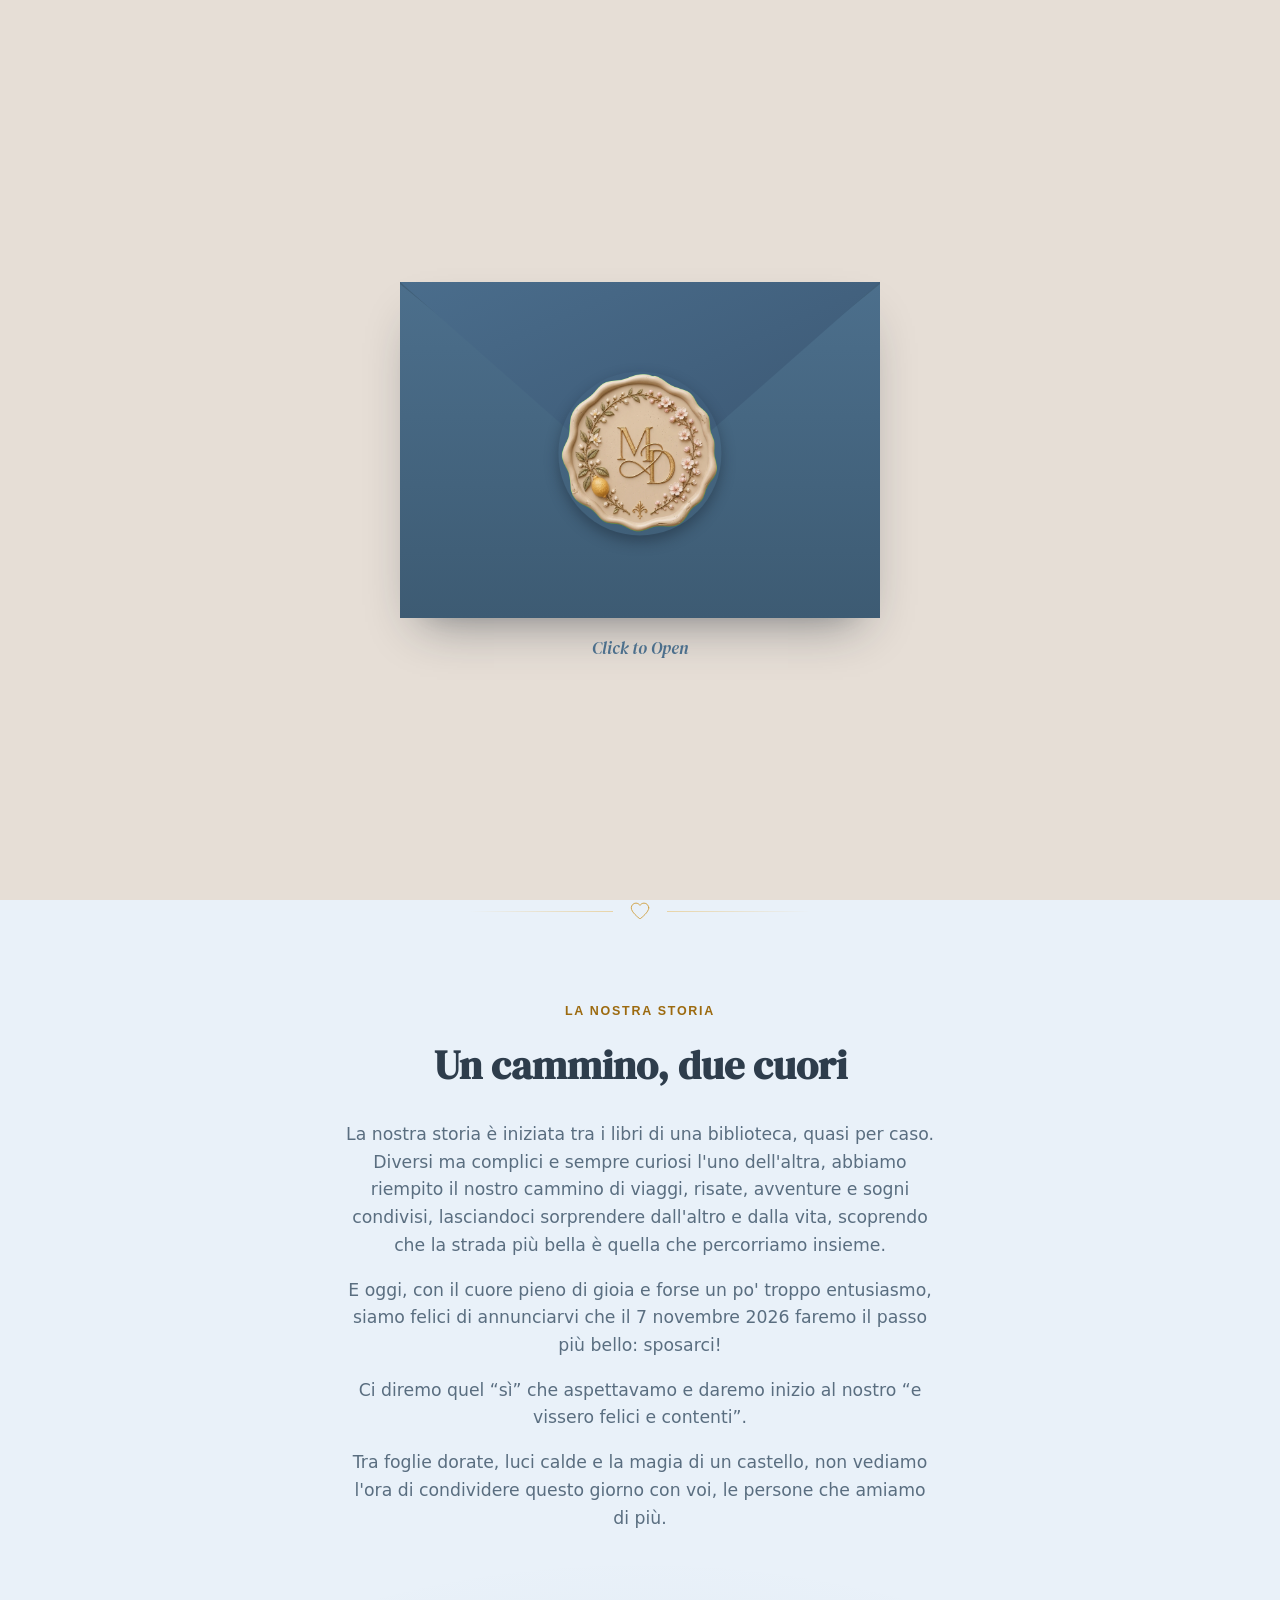
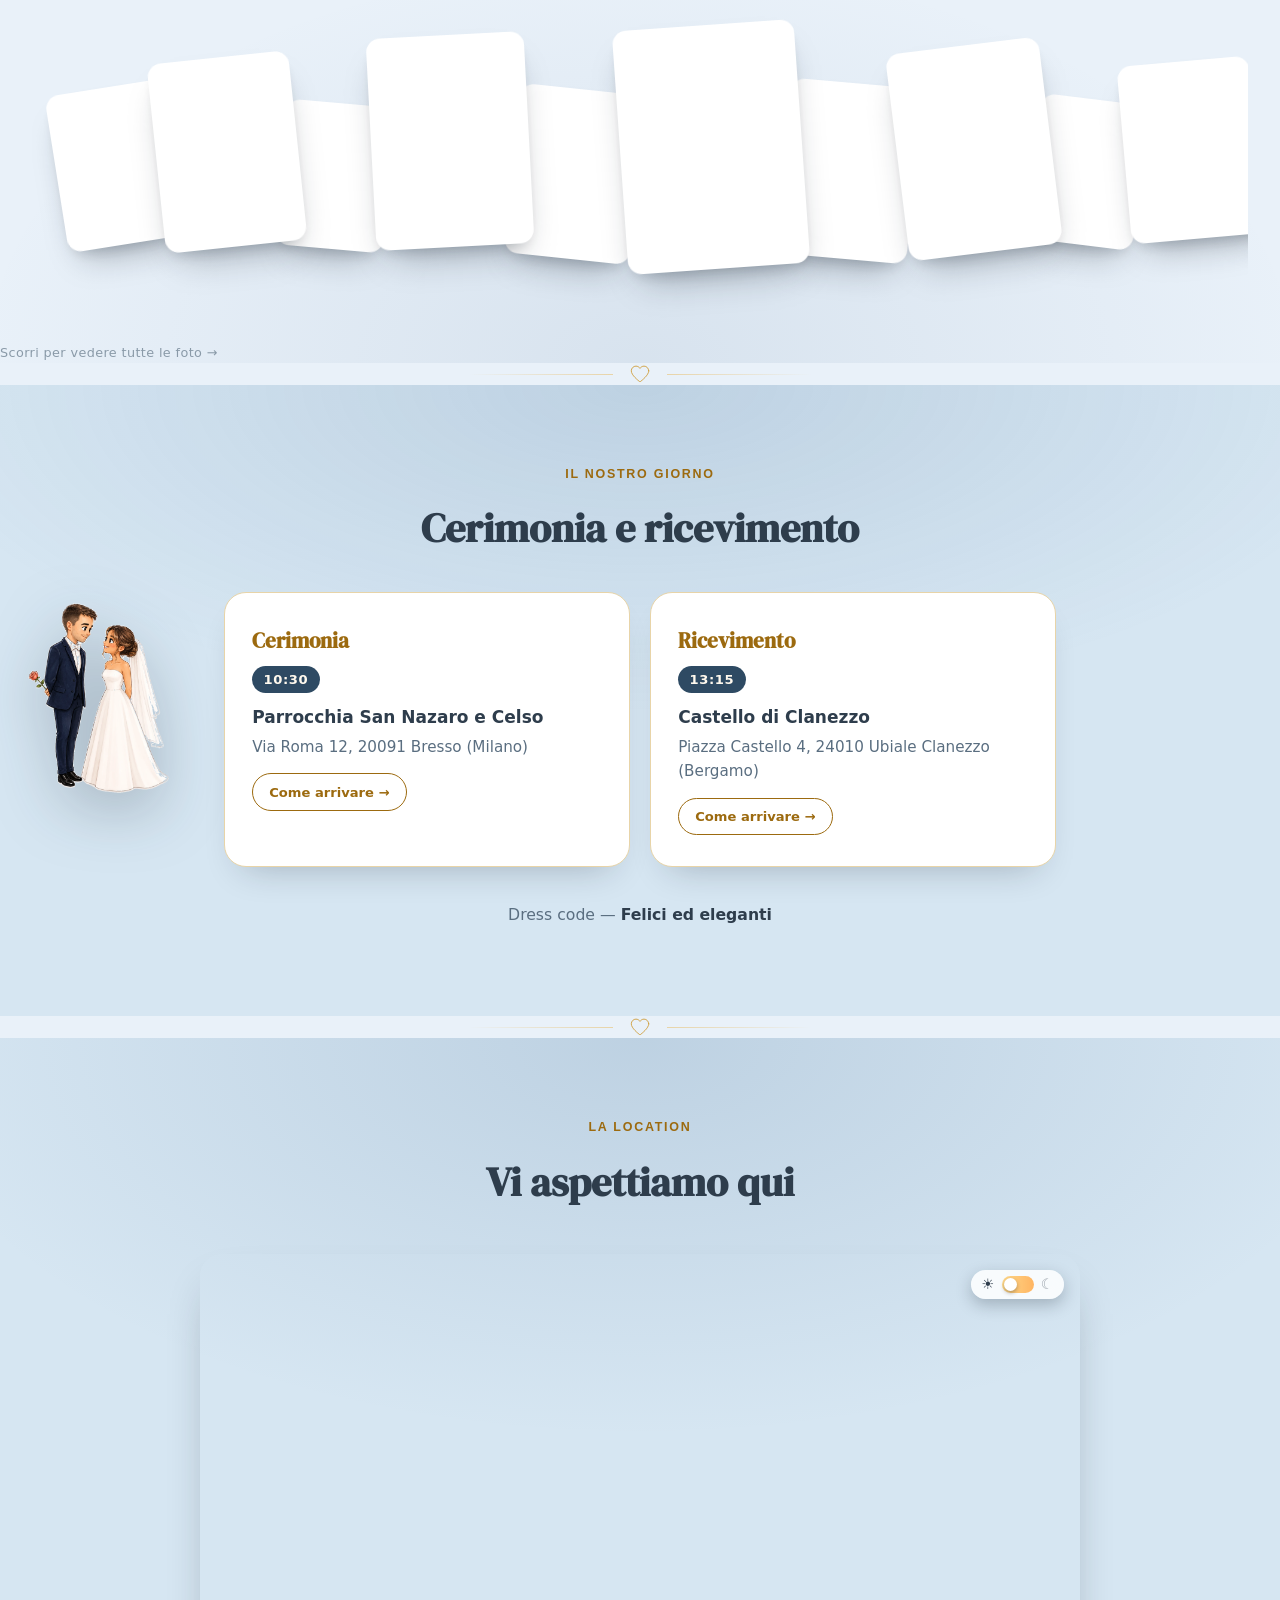
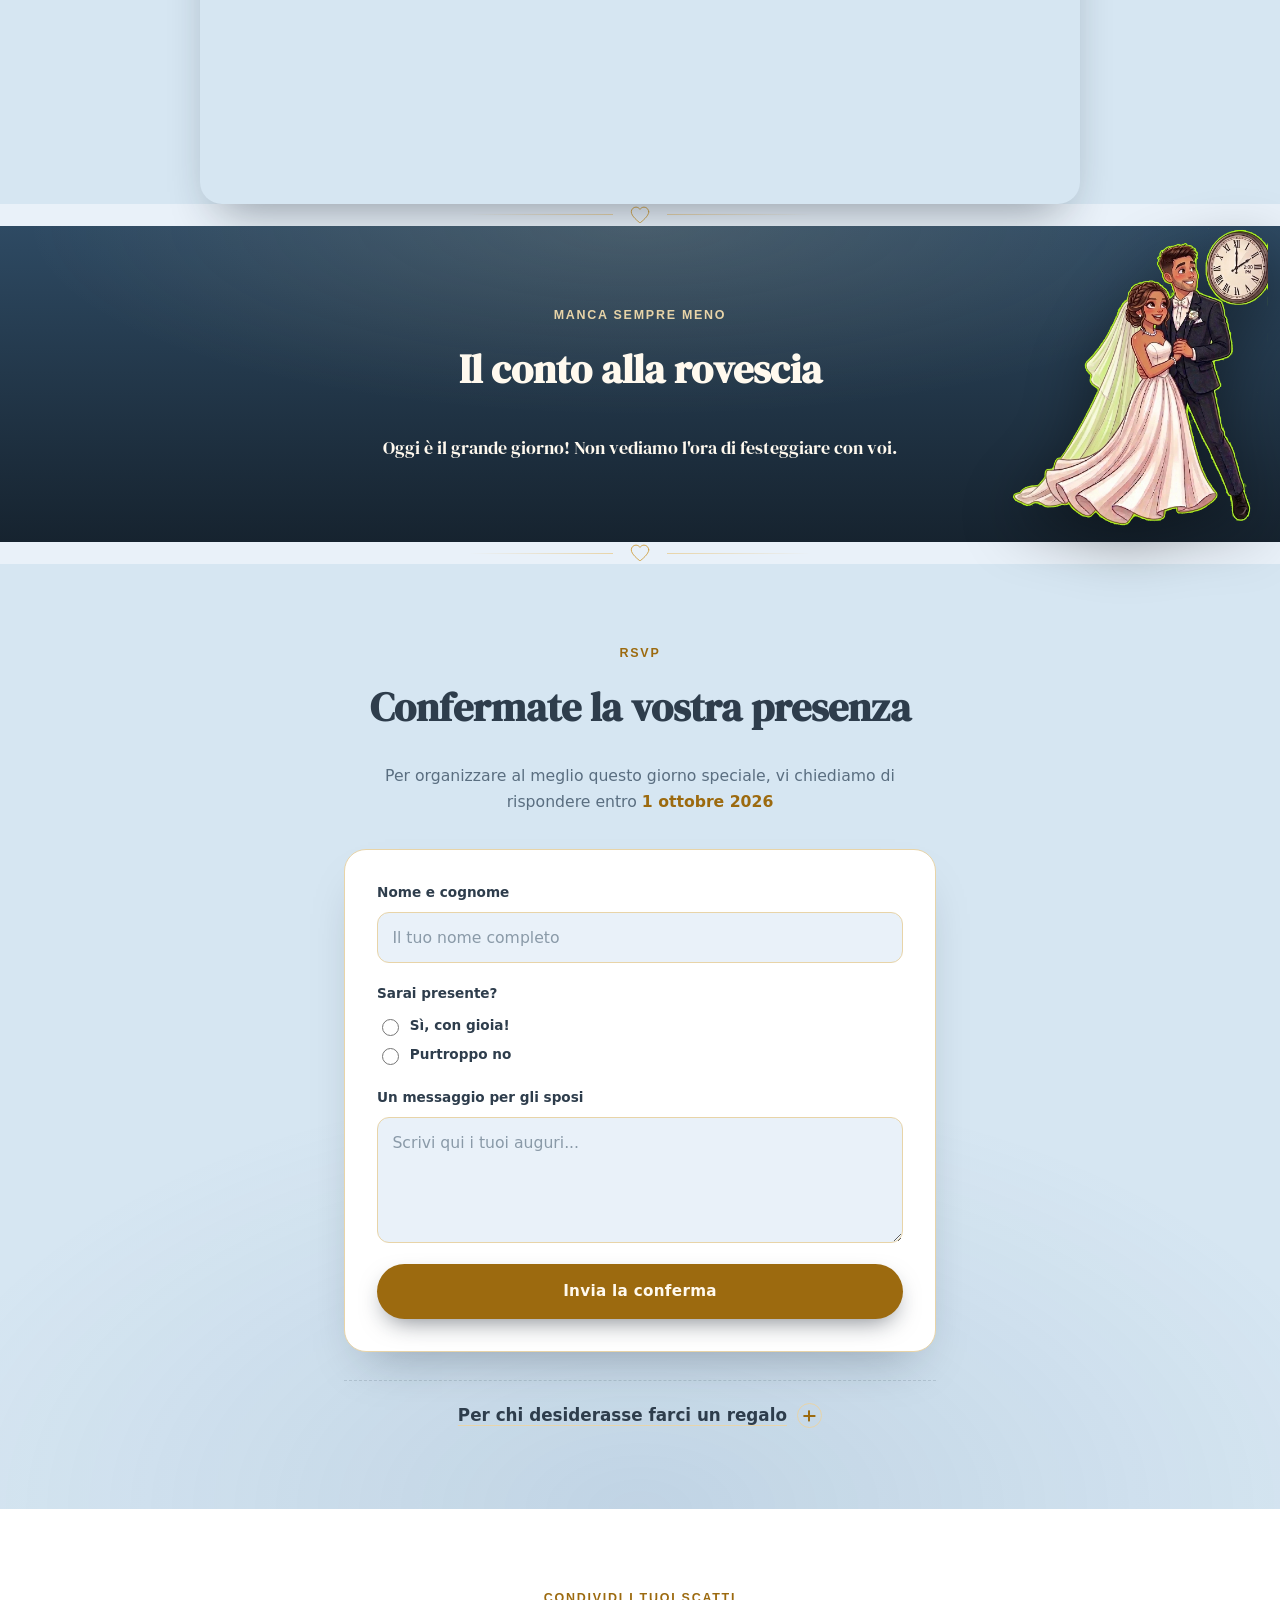
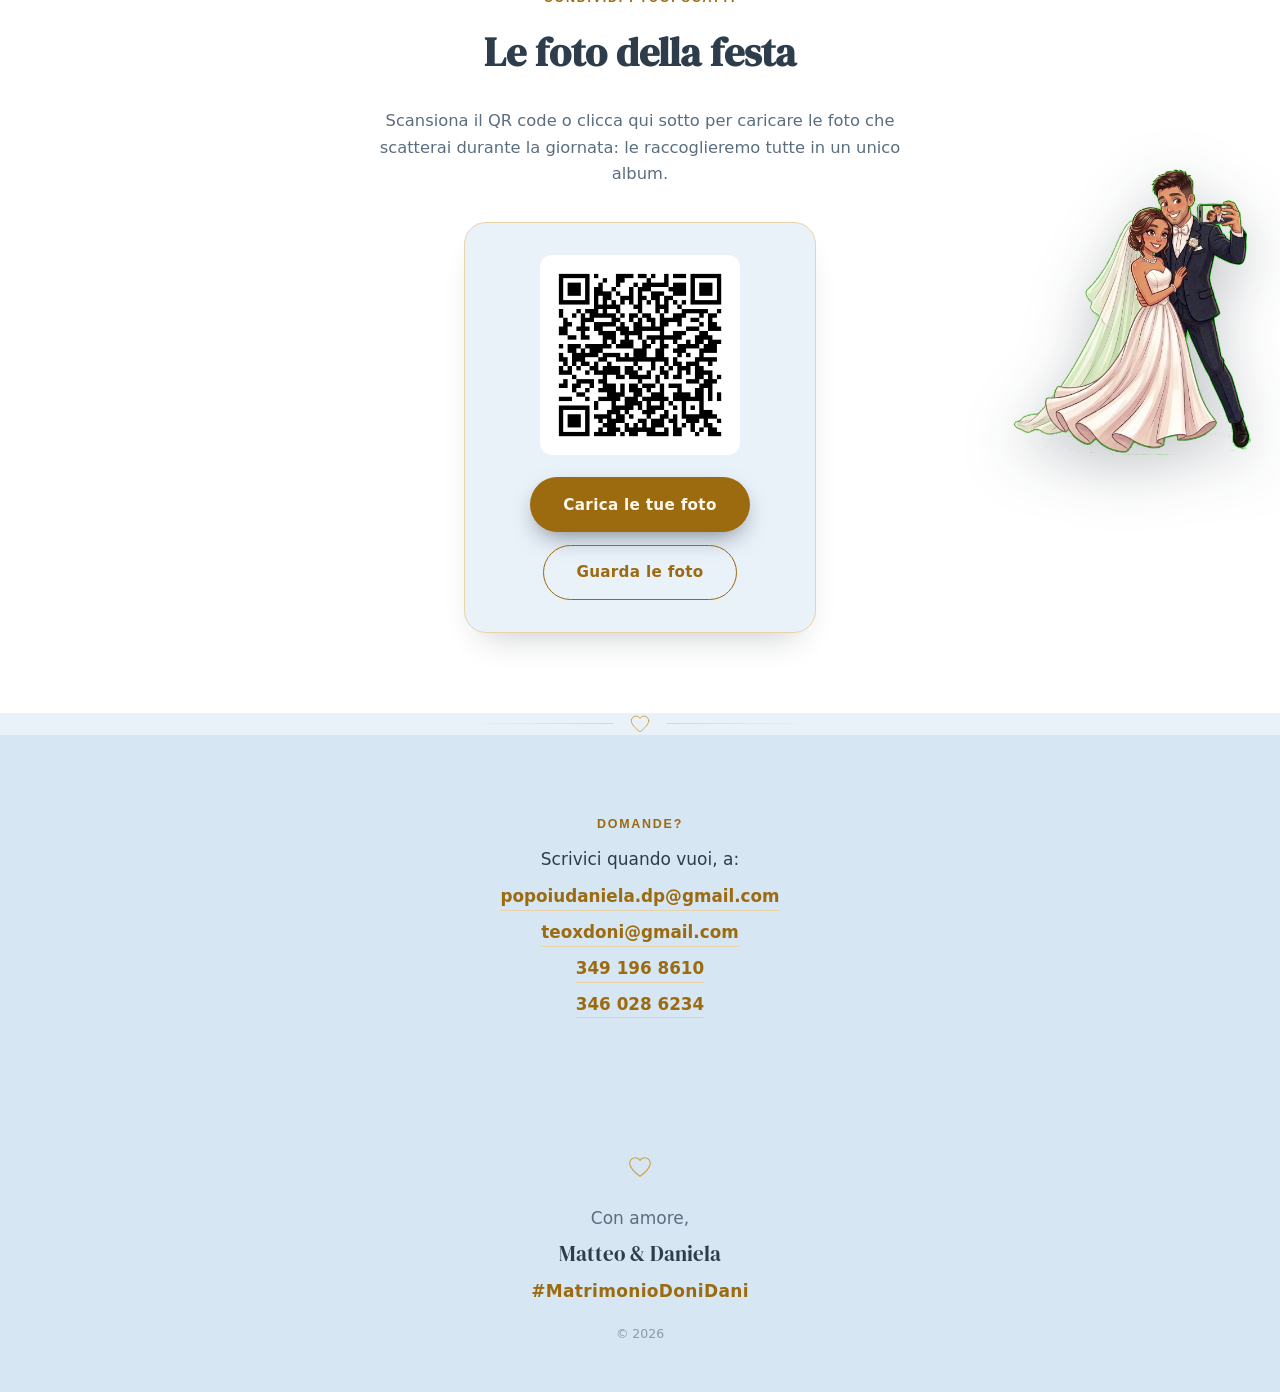
<file: index.html>
<!doctype html>
<html lang="it">

<head>
  <meta charset="utf-8" />
  <meta name="viewport" content="width=device-width, initial-scale=1" />
  <title>Matteo &amp; Daniela — Il nostro matrimonio</title>
  <meta name="description" content="Matteo e Daniela si sposano — conferma qui la tua presenza." />
  <link rel="icon" type="image/jpeg" href="assets/Stemma_MD.jpeg" />
  <link rel="stylesheet" href="assets/fonts-embed.css" />
  <link rel="stylesheet" href="style.css" />
</head>

<body>

  <div class="envelope-intro" id="envelopeIntro">
    <button type="button" class="envelope-trigger" id="envelopeButton" aria-label="Apri l'invito e scopri il sito">
      <span id="envelope" class="close">
        <span class="front flap">
          <svg class="flap-svg" viewBox="0 0 300 210" preserveAspectRatio="none" aria-hidden="true">
            <path d="M0,0 L300,0 L150,132 Z" fill="url(#envFlapGrad)" />
          </svg>
        </span>
        <span class="front pocket">
          <svg class="pocket-svg" viewBox="0 0 300 210" preserveAspectRatio="none" aria-hidden="true">
            <path d="M0,0 L150,122 L300,0 L300,210 L0,210 Z" fill="url(#envPocketGrad)" />
            <path d="M0,0 L150,122 L300,0" fill="none" stroke="#2f4658" stroke-width="2" opacity="0.35" />
          </svg>
        </span>
        <img class="envelope__seal" src="assets/Stemma_MD_lettera.webp" alt="" aria-hidden="true" />
        <span class="letter">
          <span class="letter__names">Matteo <span class="letter__amp">&amp;</span> Daniela</span>
          <span class="letter__subtitle">Wedding Invitation</span>
        </span>
        <span class="hearts">
          <span class="heart" style="--l:12%; --s:0.6; --d:0.45s; --dur:1.05s;"></span>
          <span class="heart" style="--l:24%; --s:0.9; --d:0.5s; --dur:1.2s;"></span>
          <span class="heart" style="--l:36%; --s:0.5; --d:0.55s; --dur:0.95s;"></span>
          <span class="heart" style="--l:48%; --s:1.1; --d:0.6s; --dur:1.3s;"></span>
          <span class="heart" style="--l:5%; --s:0.75; --d:0.65s; --dur:1.15s;"></span>
          <span class="heart" style="--l:60%; --s:0.65; --d:0.68s; --dur:1.05s;"></span>
          <span class="heart" style="--l:72%; --s:1; --d:0.72s; --dur:1.25s;"></span>
          <span class="heart" style="--l:18%; --s:0.85; --d:0.76s; --dur:1.1s;"></span>
          <span class="heart" style="--l:84%; --s:0.55; --d:0.8s; --dur:0.9s;"></span>
          <span class="heart" style="--l:42%; --s:0.7; --d:0.84s; --dur:1.35s;"></span>
          <span class="heart" style="--l:30%; --s:1.05; --d:0.92s; --dur:1s;"></span>
          <span class="heart" style="--l:66%; --s:0.6; --d:0.96s; --dur:1.2s;"></span>
          <span class="heart" style="--l:10%; --s:0.8; --d:1s; --dur:1.1s;"></span>
        </span>
      </span>
      <span class="envelope__hint" data-i18n="envelopeHint"></span>
    </button>
  </div>

  <svg width="0" height="0" style="position:absolute" aria-hidden="true">
    <defs>
      <symbol id="leaf-glyph" viewBox="0 0 32 32">
        <path d="M16 3c8.5 5.5 12.5 13 8.8 20.6C22 29 14.6 30.5 11 26.6 5.7 21 6.2 12 16 3z" />
        <path d="M16 7v19" stroke-width="1.3" stroke-linecap="round" fill="none" />
      </symbol>
      <symbol id="heart-empty-glyph" viewBox="0 0 48 48">
        <path
          d="m43,17.0766c0-5.6539-4.5835-10.2373-10.2374-10.2373-3.7223,0-6.9708,1.9932-8.7626,4.964-1.7919-2.9708-5.0403-4.964-8.7626-4.964-5.6539,0-10.2373,4.5834-10.2373,10.2373,0,1.2925.2496,2.524.6866,3.6627,3.3851,9.7368,18.3134,20.4215,18.3134,20.4215,0,0,14.9282-10.6847,18.3134-20.4215.437-1.1386.6867-2.3702.6867-3.6627Z" />
      </symbol>
      <linearGradient id="envFlapGrad" x1="0" y1="0" x2="1" y2="1">
        <stop offset="0%" stop-color="#4a6d8c" />
        <stop offset="100%" stop-color="#3a5570" />
      </linearGradient>
      <linearGradient id="envPocketGrad" x1="0" y1="0" x2="0" y2="1">
        <stop offset="0%" stop-color="#4c6f8c" />
        <stop offset="100%" stop-color="#3d5b73" />
      </linearGradient>
    </defs>
  </svg>

  <header class="topbar">
    <div class="lang-toggle" role="group" aria-label="Lingua del sito / Limba site-ului">
      <button type="button" data-lang-btn="it" aria-pressed="true">IT</button>
      <span class="lang-toggle__sep">/</span>
      <button type="button" data-lang-btn="ro" aria-pressed="false">RO</button>
    </div>
    <a class="topbar__cta" href="#rsvp" data-i18n="navRsvp">RSVP</a>
  </header>

  <main>

    <section class="hero" id="top">
      <canvas id="leavesCanvas" class="hero__leaves" aria-hidden="true"></canvas>
      <div class="hero__valzer" aria-hidden="true">
        <img class="hero__valzer-frame is-active" src="assets/Valzer/Donidani_valzer_1.webp" alt="" loading="eager"
          decoding="async" />
        <img class="hero__valzer-frame" src="assets/Valzer/Donidani_valzer_2.webp" alt="" loading="eager"
          decoding="async" />
        <img class="hero__valzer-frame" src="assets/Valzer/Donidani_valzer_3.webp" alt="" loading="eager"
          decoding="async" />
        <img class="hero__valzer-frame" src="assets/Valzer/Donidani_valzer_4.webp" alt="" loading="eager"
          decoding="async" />
        <img class="hero__valzer-frame" src="assets/Valzer/Donidani_valzer_5.webp" alt="" loading="eager"
          decoding="async" />
        <img class="hero__valzer-frame" src="assets/Valzer/Donidani_valzer_6.webp" alt="" loading="eager"
          decoding="async" />
        <img class="hero__valzer-frame" src="assets/Valzer/Donidani_valzer_7.webp" alt="" loading="eager"
          decoding="async" />
      </div>
      <div class="hero__inner">
        <img class="hero__crest" src="assets/Stemma_MD.jpeg" alt="Stemma M &amp; D" width="140" height="140" />
        <p class="eyebrow" data-i18n="heroEyebrow">Ci sposiamo</p>
        <h1 class="hero__names">
          <span>Matteo</span>
          <span class="hero__amp" aria-hidden="true">&amp;</span>
          <span>&nbsp;Daniela</span>
        </h1>
        <p class="hero__date" id="heroDate"></p>
        <p class="hero__subtitle" data-i18n="heroSubtitle"></p>
        <a class="btn btn--primary" href="#rsvp" data-i18n="heroCta"></a>
      </div>
      <p class="hero__scroll" data-i18n="heroScroll"></p>
    </section>

    <div class="divider" aria-hidden="true"><svg class="divider__leaf">
        <use href="#heart-empty-glyph" />
      </svg></div>

    <section class="story" id="story">
      <div class="section-inner">
        <p class="eyebrow" data-i18n="storyEyebrow"></p>
        <h2 data-i18n="storyTitle"></h2>
        <div class="story__text" data-i18n="storyText"></div>

      </div>

      <div class="story-fan" id="storyFan">
        <div class="story-fan__track" id="storyFanTrack">
          <div class="story-fan__card">
            <div class="story-fan__parallax" data-depth="8">
              <div class="story-fan__inner">
                <img src="assets/slider-web/slide-01.webp" alt="Matteo e Daniela — foto 1" loading="eager"
                  decoding="async" />
              </div>
            </div>
          </div>
          <div class="story-fan__card">
            <div class="story-fan__parallax" data-depth="12">
              <div class="story-fan__inner">
                <img src="assets/slider-web/slide-02.webp" alt="Matteo e Daniela — foto 2" loading="lazy"
                  decoding="async" />
              </div>
            </div>
          </div>
          <div class="story-fan__card">
            <div class="story-fan__parallax" data-depth="6">
              <div class="story-fan__inner">
                <img src="assets/slider-web/slide-03.webp" alt="Matteo e Daniela — foto 3" loading="lazy"
                  decoding="async" />
              </div>
            </div>
          </div>
          <div class="story-fan__card">
            <div class="story-fan__parallax" data-depth="13">
              <div class="story-fan__inner">
                <img src="assets/slider-web/slide-04.webp" alt="Matteo e Daniela — foto 4" loading="lazy"
                  decoding="async" />
              </div>
            </div>
          </div>
          <div class="story-fan__card">
            <div class="story-fan__parallax" data-depth="8">
              <div class="story-fan__inner">
                <img src="assets/slider-web/slide-05.webp" alt="Matteo e Daniela — foto 5" loading="lazy"
                  decoding="async" />
              </div>
            </div>
          </div>
          <div class="story-fan__card">
            <div class="story-fan__parallax" data-depth="14">
              <div class="story-fan__inner">
                <img src="assets/slider-web/slide-06.webp" alt="Matteo e Daniela — foto 6" loading="lazy"
                  decoding="async" />
              </div>
            </div>
          </div>
          <div class="story-fan__card">
            <div class="story-fan__parallax" data-depth="8">
              <div class="story-fan__inner">
                <img src="assets/slider-web/slide-07.webp" alt="Matteo e Daniela — foto 7" loading="lazy"
                  decoding="async" />
              </div>
            </div>
          </div>
          <div class="story-fan__card">
            <div class="story-fan__parallax" data-depth="12">
              <div class="story-fan__inner">
                <img src="assets/slider-web/slide-08.webp" alt="Matteo e Daniela — foto 8" loading="lazy"
                  decoding="async" />
              </div>
            </div>
          </div>
          <div class="story-fan__card">
            <div class="story-fan__parallax" data-depth="6">
              <div class="story-fan__inner">
                <img src="assets/slider-web/slide-09.webp" alt="Matteo e Daniela — foto 9" loading="lazy"
                  decoding="async" />
              </div>
            </div>
          </div>
          <div class="story-fan__card">
            <div class="story-fan__parallax" data-depth="10">
              <div class="story-fan__inner">
                <img src="assets/slider-web/slide-10.webp" alt="Matteo e Daniela — foto 10" loading="lazy"
                  decoding="async" />
              </div>
            </div>
          </div>
          <div class="story-fan__card">
            <div class="story-fan__parallax" data-depth="5">
              <div class="story-fan__inner">
                <img src="assets/slider-web/slide-11.webp" alt="Matteo e Daniela — foto 11" loading="lazy"
                  decoding="async" />
              </div>
            </div>
          </div>
          <div class="story-fan__card">
            <div class="story-fan__parallax" data-depth="10">
              <div class="story-fan__inner">
                <img src="assets/slider-web/slide-12.webp" alt="Matteo e Daniela — foto 12" loading="lazy"
                  decoding="async" />
              </div>
            </div>
          </div>
          <div class="story-fan__card">
            <div class="story-fan__parallax" data-depth="7">
              <div class="story-fan__inner">
                <img src="assets/slider-web/slide-13.webp" alt="Matteo e Daniela — foto 13" loading="lazy"
                  decoding="async" />
              </div>
            </div>
          </div>
          <div class="story-fan__card">
            <div class="story-fan__parallax" data-depth="13">
              <div class="story-fan__inner">
                <img src="assets/slider-web/slide-14.webp" alt="Matteo e Daniela — foto 14" loading="lazy"
                  decoding="async" />
              </div>
            </div>
          </div>
          <div class="story-fan__card">
            <div class="story-fan__parallax" data-depth="9">
              <div class="story-fan__inner">
                <img src="assets/slider-web/slide-15.webp" alt="Matteo e Daniela — foto 15" loading="lazy"
                  decoding="async" />
              </div>
            </div>
          </div>
        </div>
      </div>
      <p class="story-fan__hint" data-i18n="storyFanHint"></p>
    </section>

    <div class="divider" aria-hidden="true"><svg class="divider__leaf">
        <use href="#heart-empty-glyph" />
      </svg></div>

    <section class="details" id="details">
      <img class="details__decor" src="assets/Donidani_side_left.webp" alt="" aria-hidden="true" loading="lazy"
        decoding="async" />
      <div class="section-inner">
        <p class="eyebrow" data-i18n="detailsEyebrow"></p>
        <h2 data-i18n="detailsTitle"></h2>
        <div class="details__grid">
          <article class="detail-card">
            <h3 data-i18n="ceremonyLabel"></h3>
            <p class="detail-card__time" id="ceremonyTime"></p>
            <p class="detail-card__venue" id="ceremonyVenue"></p>
            <p class="detail-card__address" id="ceremonyAddress"></p>
            <a class="detail-card__map" id="ceremonyMapLink" href="#" target="_blank" rel="noopener"
              data-i18n="directionsLabel" hidden></a>
          </article>
          <article class="detail-card">
            <h3 data-i18n="receptionLabel"></h3>
            <p class="detail-card__time" id="receptionTime"></p>
            <p class="detail-card__venue" id="receptionVenue"></p>
            <p class="detail-card__address" id="receptionAddress"></p>
            <a class="detail-card__map" id="receptionMapLink" href="#" target="_blank" rel="noopener"
              data-i18n="directionsLabel" hidden></a>
          </article>
        </div>
        <p class="details__dresscode"><span data-i18n="dressCodeLabel"></span> — <strong
            data-i18n="dressCodeValue"></strong></p>
        <p class="details__note" data-i18n="detailsNote"></p>
      </div>
    </section>

    <div class="divider" aria-hidden="true"><svg class="divider__leaf">
        <use href="#heart-empty-glyph" />
      </svg></div>

    <section class="venue-scene" id="venueScene">
      <div class="section-inner">
        <p class="eyebrow" data-i18n="venueEyebrow"></p>
        <h2 data-i18n="venueTitle"></h2>
        <p class="venue-scene__text" data-i18n="venueText"></p>
      </div>
      <div class="venue-scene__frame" id="venueFrame">
        <div class="venue-scene__image">
          <img class="venue-scene__photo venue-scene__photo--day" src="assets/location-giorno.webp"
            alt="La location del ricevimento, di giorno" loading="lazy" decoding="async" />
          <img class="venue-scene__photo venue-scene__photo--night" src="assets/location-notte.webp"
            alt="La location del ricevimento, di notte" loading="lazy" decoding="async" />
        </div>
        <button type="button" class="venue-scene__toggle" id="venueToggle" aria-pressed="false"
          data-i18n-aria-label="venueToggleLabel">
          <span class="venue-scene__toggle-icon venue-scene__toggle-icon--sun" aria-hidden="true">☀</span>
          <span class="venue-scene__toggle-track"><span class="venue-scene__toggle-thumb"></span></span>
          <span class="venue-scene__toggle-icon venue-scene__toggle-icon--moon" aria-hidden="true">☾</span>
        </button>
      </div>
    </section>

    <div class="divider" aria-hidden="true"><svg class="divider__leaf">
        <use href="#heart-empty-glyph" />
      </svg></div>

    <section class="countdown" id="countdown">
      <img class="countdown__decor" src="assets/Donidani_clock.webp" alt="" aria-hidden="true" loading="lazy"
        decoding="async" />
      <div class="section-inner">
        <p class="eyebrow eyebrow--light" data-i18n="countdownEyebrow"></p>
        <h2 data-i18n="countdownTitle"></h2>
        <div class="countdown__grid" id="countdownGrid">
          <div class="countdown__cell"><span id="cdDays">00</span><small data-i18n="days"></small></div>
          <div class="countdown__cell"><span id="cdHours">00</span><small data-i18n="hours"></small></div>
          <div class="countdown__cell"><span id="cdMinutes">00</span><small data-i18n="minutes"></small></div>
          <div class="countdown__cell"><span id="cdSeconds">00</span><small data-i18n="seconds"></small></div>
        </div>
        <p class="countdown__done" id="countdownDone" style="display:none"></p>
      </div>
    </section>

    <div class="divider" aria-hidden="true"><svg class="divider__leaf">
        <use href="#heart-empty-glyph" />
      </svg></div>

    <section class="rsvp" id="rsvp">
      <img class="rsvp__decor" src="assets/Donidani_conferma.webp" alt="" aria-hidden="true" loading="lazy"
        decoding="async" />
      <div class="section-inner">
        <p class="eyebrow" data-i18n="rsvpEyebrow"></p>
        <h2 data-i18n="rsvpTitle"></h2>
        <p class="rsvp__intro"><span data-i18n="rsvpIntro"></span> <strong id="rsvpDeadline"></strong></p>

        <form id="rsvpForm" class="rsvp-form" autocomplete="off">
          <div class="field">
            <label for="fullName" data-i18n="labelFullName"></label>
            <input type="text" id="fullName" name="fullName" data-i18n-ph="placeholderFullName" required />
          </div>

          <fieldset class="field field--choice">
            <legend data-i18n="labelAttending"></legend>
            <label class="choice"><input type="radio" name="attending" value="si" /> <span
                data-i18n="attendingYes"></span></label>
            <label class="choice"><input type="radio" name="attending" value="no" /> <span
                data-i18n="attendingNo"></span></label>
          </fieldset>

          <div class="attending-extra" id="attendingExtraFields">
            <fieldset class="field field--choice">
              <legend data-i18n="labelPlusOne"></legend>
              <label class="choice"><input type="radio" name="plusOne" value="si" /> <span
                  data-i18n="yesShort"></span></label>
              <label class="choice"><input type="radio" name="plusOne" value="no" /> <span
                  data-i18n="noShort"></span></label>
            </fieldset>
            <div class="field" id="plusOneNameField">
              <label for="plusOneName" data-i18n="labelPlusOneName"></label>
              <input type="text" id="plusOneName" name="plusOneName" data-i18n-ph="placeholderPlusOneName" />
            </div>

            <fieldset class="field field--choice">
              <legend data-i18n="labelChildren"></legend>
              <label class="choice"><input type="radio" name="children" value="si" /> <span
                  data-i18n="yesShort"></span></label>
              <label class="choice"><input type="radio" name="children" value="no" /> <span
                  data-i18n="noShort"></span></label>
            </fieldset>
            <div class="children-detail" id="childrenDetailFields">
              <div class="field">
                <label for="childrenCount" data-i18n="labelChildrenCount"></label>
                <input type="number" id="childrenCount" name="childrenCount" min="1" max="10" />
              </div>
              <div class="field">
                <label for="childrenNames" data-i18n="labelChildrenNames"></label>
                <input type="text" id="childrenNames" name="childrenNames" data-i18n-ph="placeholderChildrenNames" />
              </div>
            </div>

            <div class="field">
              <label for="dietary" data-i18n="labelDietary"></label>
              <input type="text" id="dietary" name="dietary" data-i18n-ph="placeholderDietary" />
            </div>

            <div class="field">
              <label for="song" data-i18n="labelSong"></label>
              <input type="text" id="song" name="song" data-i18n-ph="placeholderSong" />
            </div>
          </div>

          <div class="field">
            <label for="message" data-i18n="labelMessage"></label>
            <textarea id="message" name="message" rows="4" data-i18n-ph="placeholderMessage"></textarea>
          </div>

          <input type="hidden" name="_captcha" value="false" />
          <input type="hidden" name="_template" value="table" />
          <input type="text" name="_honey" class="honey" tabindex="-1" autocomplete="off" />

          <button type="submit" id="rsvpSubmit" class="btn btn--primary btn--block" data-i18n="submitButton"></button>
        </form>
        <div id="rsvpStatus" class="rsvp-status" hidden></div>

        <details class="rsvp-gift">
          <summary>
            <span data-i18n="giftToggle"></span>
            <span class="rsvp-gift__toggle-icon" aria-hidden="true"></span>
          </summary>
          <div class="rsvp-gift__body">
            <p class="rsvp-gift__intro" data-i18n="giftIntro"></p>
            <dl class="rsvp-gift__details">
              <div class="rsvp-gift__row">
                <dt data-i18n="giftBeneficiaryLabel"></dt>
                <dd>Matteo Doni &amp; Anca Daniela Popoiu</dd>
              </div>
              <div class="rsvp-gift__row">
                <dt data-i18n="giftIbanLabel"></dt>
                <dd class="rsvp-gift__iban">
                  <span id="giftIbanValue">IT42 R036 6901 6000 6678 9352 439</span>
                  <button type="button" class="rsvp-gift__copy" id="giftCopyBtn" data-i18n="giftCopy"></button>
                </dd>
              </div>
              <div class="rsvp-gift__row">
                <dt data-i18n="giftBicLabel"></dt>
                <dd>REVOITM2</dd>
              </div>
              <div class="rsvp-gift__row">
                <dt data-i18n="giftBankLabel"></dt>
                <dd>Revolut Bank UAB — Via Dante 7, 20123 Milano (MI)</dd>
              </div>
            </dl>
          </div>
        </details>
      </div>
    </section>

    <section class="photos" id="photos">
      <img class="photos__decor" src="assets/Donidani_picture.webp" alt="" aria-hidden="true" loading="lazy"
        decoding="async" />
      <div class="section-inner">
        <p class="eyebrow" data-i18n="photosEyebrow"></p>
        <h2 data-i18n="photosTitle"></h2>
        <p class="photos__text" data-i18n="photosText"></p>
        <div class="photos__card">
          <img class="photos__qr" src="assets/qr/foto-matrimonio-qr.png" width="200" height="200"
            data-i18n-alt="photosQrAlt" alt="" />
          <div class="photos__actions">
            <a class="btn btn--primary" id="photosLink" href="upload.html" data-i18n="photosUploadCta"></a>
            <a class="btn btn--secondary" id="photosGalleryLink" href="gallery.html" data-i18n="photosViewCta"></a>
          </div>
        </div>
      </div>
    </section>

    <div class="divider" aria-hidden="true"><svg class="divider__leaf">
        <use href="#heart-empty-glyph" />
      </svg></div>

    <section class="contact" id="contact">
      <div class="section-inner">
        <p class="eyebrow" data-i18n="contactEyebrow"></p>
        <p data-i18n="contactText"></p>
        <div class="contact__links">
          <a id="contactEmailLink" class="contact__email" href="#"></a>
          <a id="contactEmailLink2" class="contact__email" href="#"></a>
          <a id="contactPhoneLink1" class="contact__email" href="#"></a>
          <a id="contactPhoneLink2" class="contact__email" href="#"></a>
        </div>
      </div>
    </section>

  </main>

  <footer class="site-footer">
    <svg class="site-footer__leaf" aria-hidden="true">
      <use href="#heart-empty-glyph" />
    </svg>
    <p data-i18n="footerThanks"></p>
    <p class="site-footer__names">Matteo &amp; Daniela</p>
    <p class="site-footer__hashtag" data-i18n="footerHashtag"></p>
    <p class="site-footer__year">&copy; <span id="year"></span></p>
  </footer>

  <script src="script.js"></script>
</body>

</html>
</file>
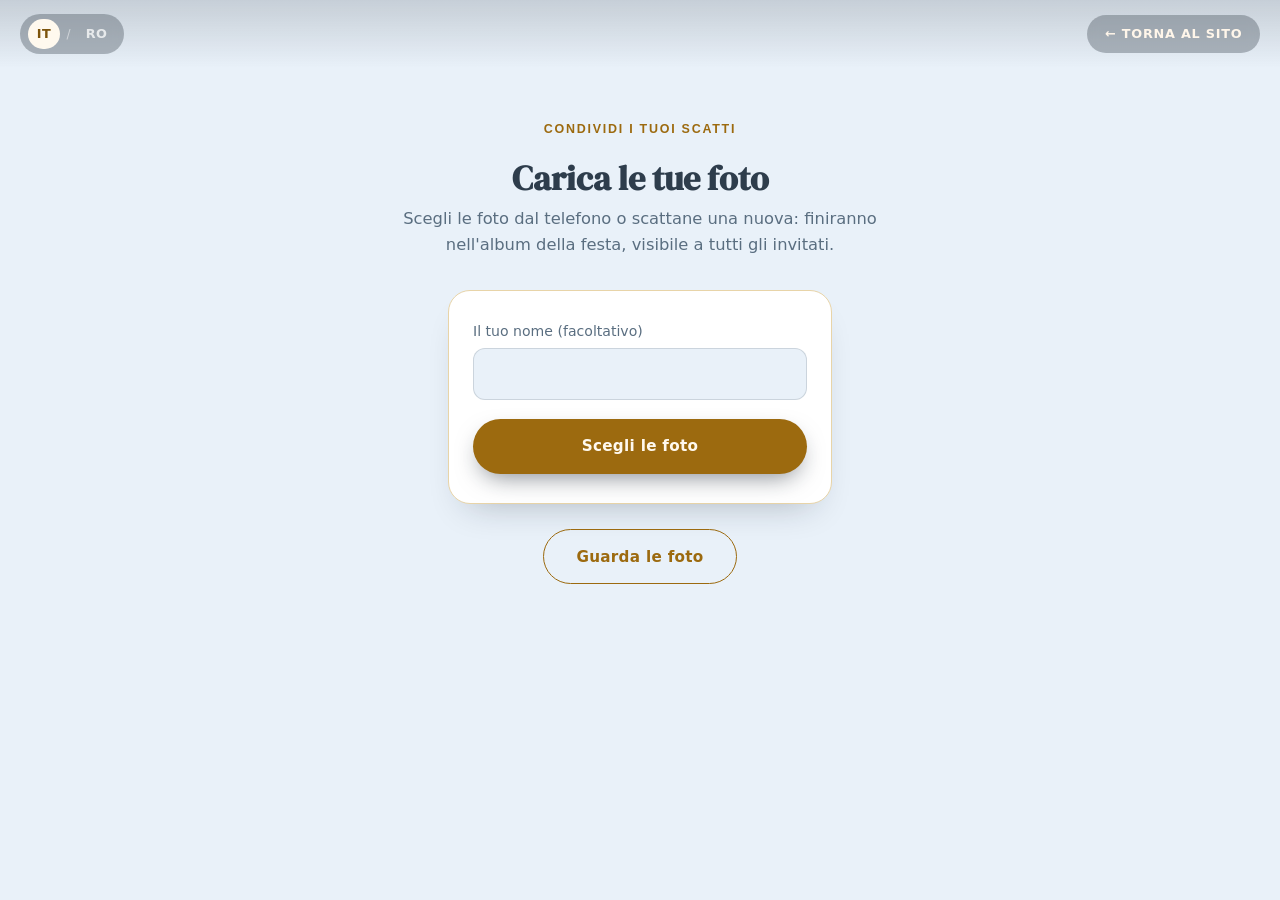
<file: upload.html>
<!doctype html>
<html lang="it">

<head>
  <meta charset="utf-8" />
  <meta name="viewport" content="width=device-width, initial-scale=1" />
  <title>Carica le tue foto — Matteo &amp; Daniela</title>
  <meta name="description" content="Carica le foto che hai scattato al matrimonio di Matteo e Daniela." />
  <link rel="icon" type="image/jpeg" href="assets/Stemma_MD.jpeg" />
  <link rel="stylesheet" href="assets/fonts-embed.css" />
  <link rel="stylesheet" href="style.css" />
</head>

<body class="gallery-page upload-page">

  <header class="topbar">
    <div class="lang-toggle" role="group" aria-label="Lingua della pagina / Limba paginii">
      <button type="button" data-lang-btn="it" aria-pressed="true">IT</button>
      <span class="lang-toggle__sep">/</span>
      <button type="button" data-lang-btn="ro" aria-pressed="false">RO</button>
    </div>
    <a class="topbar__cta" href="index.html" id="uploadBackLink">Torna al sito</a>
  </header>

  <main>
    <div class="gallery-header">
      <p class="eyebrow" id="uploadEyebrow"></p>
      <h1 id="uploadTitle"></h1>
      <p class="gallery-subtitle" id="uploadSubtitle"></p>
    </div>

    <div class="upload-main">
      <div class="upload-card" id="uploadCard">
        <label class="upload-field">
          <span id="uploadNameLabel"></span>
          <input type="text" id="uploadName" maxlength="40" autocomplete="name" />
        </label>

        <input type="file" id="uploadInput" accept="image/*" multiple hidden />
        <button type="button" class="btn btn--primary btn--block" id="uploadPick"></button>
        <button type="button" class="btn btn--secondary btn--block" id="uploadRetry" hidden></button>

        <div class="upload-progress" id="uploadProgress" hidden>
          <div class="upload-progress__bar"><span id="uploadProgressFill"></span></div>
          <p id="uploadProgressText"></p>
        </div>

        <p class="upload-status" id="uploadStatus" role="status" aria-live="polite" hidden></p>
      </div>

      <div class="upload-links">
        <a class="btn btn--secondary" href="gallery.html" id="uploadGalleryLink"></a>
      </div>
    </div>
  </main>

  <script src="photos-config.js"></script>
  <script src="upload.js"></script>
</body>

</html>
</file>
<file: assets/fonts-embed.css>
/* Self-hosted fonts (DM Serif Display + Karla), embedded so the page has zero external requests. */
@font-face {
  font-family: 'DM Serif Display';
  font-style: normal;
  font-weight: 400;
  font-display: swap;
  src: url([data-uri]) format('woff2');
}

@font-face {
  font-family: 'DM Serif Display';
  font-style: italic;
  font-weight: 400;
  font-display: swap;
  src: url([data-uri]) format('woff2');
}

@font-face {
  font-family: 'Karla';
  font-style: normal;
  font-weight: 400 800;
  font-display: swap;
  src: url([data-uri]) format('woff2');
  unicode-range: U+0100-02BA, U+02BD-02C5, U+02C7-02CC, U+02CE-02D7, U+02DD-02FF, U+0304, U+0308, U+0329, U+1D00-1DBF, U+1E00-1E9F, U+1EF2-1EFF, U+2020, U+20A0-20AB, U+20AD-20C0, U+2113, U+2C60-2C7F, U+A720-A7FF;
}

@font-face {
  font-family: 'Karla';
  font-style: normal;
  font-weight: 400 800;
  font-display: swap;
  src: url([data-uri]) format('woff2');
  unicode-range: U+0000-00FF, U+0131, U+0152-0153, U+02BB-02BC, U+02C6, U+02DA, U+02DC, U+0304, U+0308, U+0329, U+2000-206F, U+20AC, U+2122, U+2191, U+2193, U+2212, U+2215, U+FEFF, U+FFFD;
}
</file>
<file: style.css>
/* =========================================================================
   TOKENS
   ========================================================================= */
:root {
  --ground: #e9f1f9;
  --ground-raised: #ffffff;
  --ground-deep: #d6e6f2;
  --ink: #2e3d4c;
  --ink-soft: #5a6e80;
  --ink-faint: #8a9aa8;
  --accent: #9c6a0f;
  --accent-hover: #7d540b;
  --accent-ink: #fff9ee;
  --wine: #2e4a63;
  --gold: #cf9f3f;
  --gold-line: #e8d4a8;
  --line: rgba(46, 61, 76, 0.16);
  --shadow: 20 30 42;
  --card-radius: 22px;
  --pill-radius: 999px;
  --content-w: 640px;
  --wide-w: 880px;
  color-scheme: light;
}

:root[data-theme="dark"] {
  --ground: #16212b;
  --ground-raised: #1d2b37;
  --ground-deep: #0f1820;
  --ink: #eef3f7;
  --ink-soft: #c2d0da;
  --ink-faint: #8aa0b0;
  --accent: #e6bd5c;
  --accent-hover: #f0cd7a;
  --accent-ink: #0f1e29;
  --wine: #8fb4d6;
  --gold: #e8c774;
  --gold-line: #9c8152;
  --line: rgba(238, 243, 247, 0.16);
  --shadow: 0 0 0;
  color-scheme: dark;
}

:root[data-theme="light"] {
  --ground: #e9f1f9;
  --ground-raised: #ffffff;
  --ground-deep: #d6e6f2;
  --ink: #2e3d4c;
  --ink-soft: #5a6e80;
  --ink-faint: #8a9aa8;
  --accent: #9c6a0f;
  --accent-hover: #7d540b;
  --accent-ink: #fff9ee;
  --wine: #2e4a63;
  --gold: #cf9f3f;
  --gold-line: #e8d4a8;
  --line: rgba(46, 61, 76, 0.16);
  --shadow: 20 30 42;
  color-scheme: light;
}

/* =========================================================================
   RESET
   ========================================================================= */
*,
*::before,
*::after {
  box-sizing: border-box;
}

html,
body {
  margin: 0;
  padding: 0;
}

h1,
h2,
h3,
p,
figure {
  margin: 0;
}

ul {
  margin: 0;
  padding: 0;
  list-style: none;
}

img {
  max-width: 100%;
  display: block;
}

button,
input,
textarea {
  font: inherit;
  color: inherit;
}

a {
  color: inherit;
}

@media (prefers-reduced-motion: reduce) {

  *,
  *::before,
  *::after {
    animation-duration: 0.001ms !important;
    animation-iteration-count: 1 !important;
    transition-duration: 0.001ms !important;
    scroll-behavior: auto !important;
  }
}

/* =========================================================================
   BASE
   ========================================================================= */
body {
  background: var(--ground);
  color: var(--ink);
  font-family: "Karla", ui-sans-serif, system-ui, sans-serif;
  font-size: 17px;
  line-height: 1.6;
  -webkit-font-smoothing: antialiased;
  overflow-x: hidden;
}

h1,
h2,
h3 {
  font-family: "DM Serif Display", ui-serif, Georgia, serif;
  color: var(--ink);
  text-wrap: balance;
}

h2 {
  font-size: clamp(1.7rem, 1.35rem + 1.6vw, 2.5rem);
  font-weight: 600;
  margin-bottom: 0.6em;
}

.eyebrow {
  font-family: "Karla", sans-serif;
  font-size: 0.78rem;
  font-weight: 700;
  letter-spacing: 0.14em;
  text-transform: uppercase;
  color: var(--accent);
  margin-bottom: 0.9em;
}

.eyebrow--light {
  color: var(--gold-line);
}

a:focus-visible,
button:focus-visible,
input:focus-visible,
textarea:focus-visible {
  outline: 2px solid var(--accent);
  outline-offset: 3px;
}

.section-inner {
  max-width: var(--content-w);
  margin: 0 auto;
  padding: 5rem 1.5rem;
  text-align: center;
}

/* =========================================================================
   ENVELOPE INTRO
   ========================================================================= */
body.intro-lock {
  overflow: hidden;
  height: 100%;
}

.envelope-intro {
  position: fixed;
  inset: 0;
  z-index: 200;
  display: flex;
  align-items: center;
  justify-content: center;
  background: #e6ded6;
  transition: opacity 0.6s ease, visibility 0.6s ease;
}

.envelope-intro.is-dismissed {
  opacity: 0;
  visibility: hidden;
  pointer-events: none;
}

.envelope-trigger {
  position: relative;
  display: inline-block;
  border: none;
  background: none;
  padding: 0;
  cursor: pointer;
  -webkit-tap-highlight-color: transparent;
}

.envelope-trigger:hover .envelope__seal {
  transform: translate(-50%, -50%) scale(1.05);
}

#envelope {
  --env-w: min(92vw, 480px);
  --env-h: calc(var(--env-w) * 0.7);
  position: relative;
  display: block;
  width: var(--env-w);
  height: var(--env-h);
  background-color: #3f5c76;
  box-shadow: 0 24px 48px -20px rgb(20 30 42 / 0.45);
  perspective: 1000px;
}

.front {
  position: absolute;
  top: 0;
  left: 0;
  width: 100%;
  height: 100%;
  z-index: 3;
  pointer-events: none;
}

.flap-svg,
.pocket-svg {
  position: absolute;
  inset: 0;
  width: 100%;
  height: 100%;
  display: block;
}

.flap {
  transform-origin: top;
}

#envelope.close .flap {
  transform: rotateX(0deg);
  transition: transform 0.5s 0.55s ease, z-index 1s;
  z-index: 5;
}

#envelope.open .flap {
  transform: rotateX(180deg);
  transition: transform 0.5s ease, z-index 0.7s;
  z-index: 1;
}

.envelope__seal {
  position: absolute;
  top: 51%;
  left: 50%;
  width: 34%;
  aspect-ratio: 1;
  border-radius: 50%;
  object-fit: cover;
  transform: translate(-50%, -50%);
  box-shadow: 0 6px 14px rgb(20 30 42 / 0.4);
  z-index: 6;
  transition: opacity 0.3s ease, transform 0.3s ease;
}

#envelope.open .envelope__seal {
  opacity: 0;
  transform: translate(-50%, -50%) scale(0.5) rotate(-25deg);
}

.letter {
  position: relative;
  display: block;
  background-color: #ffffff;
  width: 88%;
  margin: 0 auto;
  height: 88%;
  top: 6%;
  border-radius: 4px;
  box-shadow: 0 10px 26px rgb(20 30 42 / 0.2);
  z-index: 1;
  transform: translateY(0);
}

#envelope.close .letter {
  transform: translateY(0);
  z-index: 1;
  transition: transform 0.45s ease, z-index 1s;
}

#envelope.open .letter {
  transform: translateY(calc(var(--env-h) / -3));
  z-index: 2;
  transition: transform 0.45s 0.55s ease, z-index 0.6s;
}

.letter::after {
  content: "";
  position: absolute;
  inset: 0;
  border-radius: 4px;
  background-image: linear-gradient(180deg, rgb(215 227 239 / 0) 25%, rgb(215 227 239 / 0.7) 55%, rgb(215 227 239 / 1) 100%);
}

.letter__names {
  position: absolute;
  top: 22%;
  left: 10%;
  width: 80%;
  text-align: center;
  font-family: "DM Serif Display", serif;
  font-size: calc(var(--env-w) * 0.075);
  line-height: 1.2;
  color: var(--ink, #2e3d4c);
}

.letter__amp {
  font-style: italic;
  font-weight: 400;
  color: #e6bd5c;
  padding: 0 0.1em;
}

.letter__subtitle {
  position: absolute;
  top: 42%;
  left: 10%;
  width: 80%;
  text-align: center;
  font-family: "Karla", sans-serif;
  font-size: calc(var(--env-w) * 0.03);
  letter-spacing: 0.22em;
  text-transform: uppercase;
  color: var(--gold, #cf9f3f);
}

.hearts {
  position: absolute;
  display: block;
  top: calc(var(--env-h) / 2);
  left: 0;
  right: 0;
  z-index: 2;
  pointer-events: none;
}

.heart {
  --heart-w: max(20px, calc(var(--env-w) * 0.08));
  position: absolute;
  display: block;
  bottom: 0;
  left: var(--l, 50%);
  transform: scale(var(--s, 1));
}

.heart::before,
.heart::after {
  position: absolute;
  content: "";
  left: var(--heart-w);
  top: 0;
  width: var(--heart-w);
  height: calc(var(--heart-w) * 1.6);
  background: #cf9f3f;
  border-radius: var(--heart-w) var(--heart-w) 0 0;
  transform: rotate(-45deg);
  transform-origin: 0 100%;
}

.heart::after {
  left: 0;
  transform: rotate(45deg);
  transform-origin: 100% 100%;
}

#envelope.close .heart {
  opacity: 0;
  animation: none;
}

#envelope.open .heart {
  opacity: 1;
  animation: envHeartRise var(--dur, 1.1s) linear 1, envHeartSway var(--dur, 1.1s) ease-in-out 1 alternate;
  animation-fill-mode: forwards;
  animation-delay: var(--d, 0.5s);
}

@keyframes envHeartRise {
  0% {
    top: 0;
  }

  100% {
    top: -220px;
  }
}

@keyframes envHeartSway {
  0% {
    margin-left: 0;
  }

  100% {
    margin-left: 36px;
  }
}

.envelope__hint {
  position: absolute;
  bottom: -2.8rem;
  left: 50%;
  transform: translateX(-50%);
  white-space: nowrap;
  font-family: "DM Serif Display", serif;
  font-style: italic;
  font-size: 1.05rem;
  color: #4c6f8c;
  transition: opacity 0.3s ease;
}

#envelope.open~.envelope__hint {
  opacity: 0;
}

/* On phones the envelope keeps the same real-envelope proportions as on
   desktop (just larger) instead of stretching to fill the screen, which
   used to distort the flap/pocket shapes into a tall spike. */
@media (max-width: 640px) {
  #envelope {
    --env-w: min(94vw, 420px);
  }
}

/* =========================================================================
   TOPBAR
   ========================================================================= */
.topbar {
  position: fixed;
  top: 0;
  left: 0;
  right: 0;
  z-index: 40;
  display: flex;
  align-items: center;
  justify-content: space-between;
  padding: 0.9rem 1.25rem;
  background: linear-gradient(to bottom, rgb(var(--shadow) / 0.16), transparent);
  pointer-events: none;
}

.topbar>* {
  pointer-events: auto;
}

.lang-toggle {
  display: flex;
  align-items: center;
  gap: 0.4rem;
  background: rgb(var(--shadow) / 0.28);
  backdrop-filter: blur(6px);
  border-radius: var(--pill-radius);
  padding: 0.3rem 0.5rem;
}

.lang-toggle__sep {
  color: rgba(255, 255, 255, 0.5);
  font-size: 0.75rem;
}

.lang-toggle button {
  background: none;
  border: none;
  color: rgba(255, 255, 255, 0.75);
  font-size: 0.8rem;
  font-weight: 700;
  letter-spacing: 0.04em;
  padding: 0.3rem 0.55rem;
  border-radius: var(--pill-radius);
  cursor: pointer;
  transition: background 0.2s, color 0.2s;
}

.lang-toggle button.is-active {
  background: var(--accent-ink);
  color: var(--accent-hover);
}

.topbar__cta {
  font-size: 0.8rem;
  font-weight: 700;
  letter-spacing: 0.06em;
  text-transform: uppercase;
  text-decoration: none;
  color: #fff6ea;
  background: rgb(var(--shadow) / 0.28);
  backdrop-filter: blur(6px);
  padding: 0.55rem 1.1rem;
  border-radius: var(--pill-radius);
  transition: background 0.2s;
}

.topbar__cta:hover {
  background: var(--accent);
}

/* =========================================================================
   HERO
   ========================================================================= */
.hero {
  position: relative;
  min-height: 100svh;
  display: flex;
  flex-direction: column;
  align-items: center;
  justify-content: center;
  text-align: center;
  padding: 6rem 1.5rem 3rem;
  overflow: hidden;
  color: #fff9ee;
  background:
    radial-gradient(ellipse 90% 65% at 50% 0%, rgb(8 12 18 / 0.55), transparent 60%),
    radial-gradient(ellipse 90% 85% at 50% 100%, rgb(8 12 18 / 0.62), transparent 55%),
    linear-gradient(180deg, rgb(8 12 18 / 0.48) 0%, rgb(8 12 18 / 0.36) 50%, rgb(8 12 18 / 0.56) 100%),
    url("assets/Valzer/Sfondo_valzer_acquarellato_stanza.webp") center 38% / cover no-repeat;
  background-color: var(--ground-deep);
}

/* Su schermi proporzionalmente più larghi, "cover" ritaglia sempre più
   pavimento in basso: spostiamo il punto di ancoraggio verso il basso
   per tenere il pavimento in vista sotto i ballerini. */
@media (min-aspect-ratio: 17/10) {
  .hero {
    background-position: center 58%;
  }
}

@media (min-aspect-ratio: 2/1) {
  .hero {
    background-position: center 74%;
  }
}

.hero__leaves {
  position: absolute;
  inset: 0;
  width: 100%;
  height: 100%;
  pointer-events: none;
}

.hero__valzer {
  position: absolute;
  left: 50%;
  bottom: 1.5%;
  z-index: 1;
  width: clamp(140px, 16vw, 230px);
  aspect-ratio: 923 / 1152;
  transform: translateX(-50%);
  pointer-events: none;
  border-radius: 14px;
  overflow: hidden;
  filter: drop-shadow(0 14px 18px rgb(0 0 0 / 0.4));
  animation: heroValzerRoam 20s ease-in-out infinite;
}

.hero__valzer-frame {
  position: absolute;
  inset: 0;
  width: 100%;
  height: 100%;
  object-fit: contain;
  opacity: 0;
  transition: opacity 0.6s ease;
}

.hero__valzer-frame.is-active {
  opacity: 1;
}

@keyframes heroValzerRoam {

  0%,
  100% {
    transform: translate(-50%, 0) scale(1);
  }

  20% {
    transform: translate(calc(-50% - 24vw), -4vh) scale(0.9);
  }

  40% {
    transform: translate(calc(-50% - 11vw), -9vh) scale(0.8);
  }

  50% {
    transform: translate(-50%, -11vh) scale(0.76);
  }

  60% {
    transform: translate(calc(-50% + 11vw), -9vh) scale(0.8);
  }

  80% {
    transform: translate(calc(-50% + 24vw), -4vh) scale(0.9);
  }
}

.hero__inner {
  position: relative;
  z-index: 2;
  max-width: 46rem;
}

.hero__crest {
  width: clamp(90px, 7vw + 60px, 140px);
  height: clamp(90px, 7vw + 60px, 140px);
  border-radius: 50%;
  object-fit: cover;
  margin: 0 auto 1.4rem;
  box-shadow: 0 14px 30px -12px rgb(var(--shadow) / 0.55);
}

.hero__names {
  display: flex;
  flex-wrap: wrap;
  align-items: baseline;
  justify-content: center;
  gap: 0.35em;
  font-size: clamp(2.6rem, 1.6rem + 5vw, 5.2rem);
  font-weight: 600;
  line-height: 1.05;
  letter-spacing: -0.01em;
}

.hero__amp {
  font-style: italic;
  font-weight: 400;
  color: #e6bd5c;
  font-size: 0.75em;
}

.hero__date {
  margin-top: 1.1rem;
  font-size: 1.05rem;
  font-weight: 700;
  letter-spacing: 0.03em;
  color: #a9c8e6;
  text-transform: capitalize;
}

.hero__subtitle {
  margin: 1.4rem auto 0;
  max-width: 34rem;
  font-size: 1.08rem;
  color: rgb(255 249 238 / 0.82);
}

.hero .btn {
  margin-top: 2.1rem;
}

.hero__scroll {
  position: relative;
  z-index: 2;
  margin-top: 3rem;
  font-size: 0.75rem;
  letter-spacing: 0.12em;
  text-transform: uppercase;
  color: rgb(255 249 238 / 0.65);
}

.hero .eyebrow,
.hero__names {
  color: #fff9ee;
  text-shadow: 0 2px 14px rgb(0 0 0 / 0.5);
}

.hero__scroll::after {
  content: "";
  display: block;
  width: 1px;
  height: 2.2rem;
  margin: 0.6rem auto 0;
  background: linear-gradient(var(--ink-faint), transparent);
}

/* =========================================================================
   BUTTONS
   ========================================================================= */
.btn {
  display: inline-flex;
  align-items: center;
  justify-content: center;
  gap: 0.5em;
  padding: 0.95rem 2.1rem;
  border-radius: var(--pill-radius);
  font-weight: 700;
  font-size: 0.95rem;
  letter-spacing: 0.02em;
  text-decoration: none;
  border: none;
  cursor: pointer;
  transition: transform 0.18s ease, background 0.18s ease, box-shadow 0.18s ease;
}

.btn--primary {
  background: var(--accent);
  color: var(--accent-ink);
  box-shadow: 0 10px 24px -8px rgb(var(--shadow) / 0.55);
}

.btn--primary:hover {
  background: var(--accent-hover);
  transform: translateY(-2px);
}

.btn--primary:disabled {
  opacity: 0.65;
  cursor: not-allowed;
  transform: none;
}

.btn--block {
  width: 100%;
}

.btn--secondary {
  background: transparent;
  color: var(--accent);
  border: 1.5px solid var(--accent);
  padding: 0.9rem 2.05rem;
}

.btn--secondary:hover {
  background: var(--accent);
  color: var(--accent-ink);
  transform: translateY(-2px);
}

.btn--small {
  padding: 0.5rem 1.1rem;
  font-size: 0.82rem;
}

/* =========================================================================
   DIVIDER
   ========================================================================= */
.divider {
  display: flex;
  align-items: center;
  justify-content: center;
  gap: 1rem;
  padding: 0 1.5rem;
}

.divider::before,
.divider::after {
  content: "";
  height: 1px;
  width: 100%;
  max-width: 9rem;
  background: linear-gradient(90deg, transparent, var(--gold-line));
}

.divider::after {
  background: linear-gradient(270deg, transparent, var(--gold-line));
}

.divider__leaf {
  width: 22px;
  height: 22px;
  flex-shrink: 0;
  fill: none;
  stroke: var(--gold);
  stroke-width: 2;
  stroke-linecap: round;
  stroke-linejoin: round;
}

/* =========================================================================
   STORY
   ========================================================================= */
.story {
  background: radial-gradient(ellipse 80% 60% at 50% 100%, rgb(62 102 144 / 0.1), transparent 65%);
}

.story .section-inner {
  padding-bottom: 2rem;
}

.story__text {
  font-size: 1.08rem;
  color: var(--ink-soft);
  max-width: 38rem;
  margin: 0 auto;
}

.story__text p + p {
  margin-top: 1em;
}

/* =========================================================================
   STORY PHOTO FAN
   All photos visible at once, drifting gently with the cursor on desktop;
   a swipeable strip on touch/narrow screens.
   ========================================================================= */
.story-fan {
  position: relative;
  width: 100vw;
  margin: 1.6rem calc(50% - 50vw) 0;
  padding: 0 1.5rem;
}

.story-fan__track {
  position: relative;
  display: flex;
  align-items: flex-start;
  max-width: 76rem;
  margin: 0 auto;
  padding: 3.2rem 1.5rem 2.6rem;
  overflow-x: auto;
  overflow-y: hidden;
  cursor: grab;
  scrollbar-width: none;
  -ms-overflow-style: none;
  -webkit-overflow-scrolling: touch;
}

.story-fan__track.is-dragging {
  cursor: grabbing;
  scroll-snap-type: none;
}

.story-fan__track::-webkit-scrollbar {
  display: none;
}

.story-fan__card {
  position: relative;
  flex: 0 0 auto;
  margin-left: -1.1rem;
  opacity: 0;
  transform: translateY(28px);
  transition: opacity 0.7s cubic-bezier(0.22, 0.8, 0.32, 1), transform 0.7s cubic-bezier(0.22, 0.8, 0.32, 1);
}

.story-fan__card:first-child {
  margin-left: 0;
}

.story-fan.is-visible .story-fan__card {
  opacity: 1;
  transform: translateY(0);
}

.story-fan__parallax {
  width: 100%;
  height: 100%;
  transform: translate3d(var(--px, 0px), var(--py, 0px), 0) rotate(var(--base-rot, 0deg));
  will-change: transform;
}

.story-fan__inner {
  width: 100%;
  height: 100%;
  border-radius: 14px;
  overflow: hidden;
  background: var(--ground-raised);
  box-shadow: 0 20px 34px -16px rgb(var(--shadow) / 0.4), 0 8px 16px -8px rgb(var(--shadow) / 0.22);
  transform: rotateX(var(--rx, 0deg)) rotateY(var(--ry, 0deg)) scale(var(--sc, 1));
  transition: transform 0.35s cubic-bezier(0.22, 0.8, 0.32, 1), box-shadow 0.35s ease;
  will-change: transform;
}

.story-fan__inner:hover {
  box-shadow: 0 32px 54px -18px rgb(var(--shadow) / 0.5), 0 14px 26px -8px rgb(var(--shadow) / 0.32);
}

.story-fan__inner img {
  width: 100%;
  height: 100%;
  object-fit: cover;
  display: block;
  -webkit-user-drag: none;
  user-select: none;
}

/* Sizes and tilt cycle every 11 cards, so the fan keeps its varied look
   no matter how many photos get added to the strip. */
.story-fan__card:nth-child(11n+1) {
  width: 118px;
  height: 158px;
  top: 46px;
  z-index: 2;
  transition-delay: 0ms;
}

.story-fan__card:nth-child(11n+2) {
  width: 142px;
  height: 190px;
  top: 16px;
  z-index: 4;
  transition-delay: 60ms;
}

.story-fan__card:nth-child(11n+3) {
  width: 108px;
  height: 146px;
  top: 62px;
  z-index: 1;
  transition-delay: 120ms;
}

.story-fan__card:nth-child(11n+4) {
  width: 158px;
  height: 212px;
  top: -6px;
  z-index: 5;
  transition-delay: 180ms;
}

.story-fan__card:nth-child(11n+5) {
  width: 126px;
  height: 170px;
  top: 48px;
  z-index: 2;
  transition-delay: 240ms;
}

.story-fan__card:nth-child(11n+6) {
  width: 182px;
  height: 244px;
  top: -16px;
  z-index: 6;
  transition-delay: 300ms;
}

.story-fan__card:nth-child(11n+7) {
  width: 130px;
  height: 176px;
  top: 42px;
  z-index: 3;
  transition-delay: 360ms;
}

.story-fan__card:nth-child(11n+8) {
  width: 154px;
  height: 208px;
  top: 4px;
  z-index: 5;
  transition-delay: 420ms;
}

.story-fan__card:nth-child(11n+9) {
  width: 108px;
  height: 146px;
  top: 58px;
  z-index: 1;
  transition-delay: 480ms;
}

.story-fan__card:nth-child(11n+10) {
  width: 132px;
  height: 178px;
  top: 20px;
  z-index: 4;
  transition-delay: 540ms;
}

.story-fan__card:nth-child(11n+11) {
  width: 96px;
  height: 130px;
  top: 62px;
  z-index: 1;
  transition-delay: 600ms;
}

.story-fan__card:nth-child(11n+1) .story-fan__parallax {
  --base-rot: -9deg;
}

.story-fan__card:nth-child(11n+2) .story-fan__parallax {
  --base-rot: -6deg;
}

.story-fan__card:nth-child(11n+3) .story-fan__parallax {
  --base-rot: 5deg;
}

.story-fan__card:nth-child(11n+4) .story-fan__parallax {
  --base-rot: -3deg;
}

.story-fan__card:nth-child(11n+5) .story-fan__parallax {
  --base-rot: 6deg;
}

.story-fan__card:nth-child(11n+6) .story-fan__parallax {
  --base-rot: -4deg;
}

.story-fan__card:nth-child(11n+7) .story-fan__parallax {
  --base-rot: 5deg;
}

.story-fan__card:nth-child(11n+8) .story-fan__parallax {
  --base-rot: -7deg;
}

.story-fan__card:nth-child(11n+9) .story-fan__parallax {
  --base-rot: 7deg;
}

.story-fan__card:nth-child(11n+10) .story-fan__parallax {
  --base-rot: -5deg;
}

.story-fan__card:nth-child(11n+11) .story-fan__parallax {
  --base-rot: 8deg;
}

/* Hovered card rises above its overlapping neighbors so the zoom isn't clipped */
.story-fan__card.is-hovered {
  z-index: 50;
}

.story-fan__hint {
  margin-top: 1rem;
  font-size: 0.8rem;
  color: var(--ink-faint);
  letter-spacing: 0.03em;
}

@media (max-width: 900px) {
  .story-fan {
    margin-top: 1.2rem;
    padding: 0;
  }

  .story-fan__track {
    align-items: flex-start;
    gap: 0.9rem;
    max-width: none;
    cursor: auto;
    scroll-snap-type: x mandatory;
    scroll-padding-inline: 1.3rem;
    padding: 0.4rem 1.3rem 1.4rem;
  }

  .story-fan__track>.story-fan__card {
    width: min(64vw, 240px);
    height: auto;
    aspect-ratio: 3 / 4;
    top: 0;
    margin-left: 0;
    scroll-snap-align: start;
  }

  .story-fan__track .story-fan__parallax,
  .story-fan__track .story-fan__inner {
    transform: none;
  }
}

/* =========================================================================
   DETAILS
   ========================================================================= */
.details {
  position: relative;
  background:
    radial-gradient(ellipse 90% 80% at 50% 0%, rgb(62 102 144 / 0.16), transparent 65%),
    var(--ground-deep);
}

.details__decor {
  display: none;
  position: absolute;
  top: 50%;
  left: 0.75rem;
  transform: translateY(-50%);
  /* larghezza = spazio libero a lato del blocco (--wide-w), con un margine
     di sicurezza: si adatta sempre allo spazio reale invece di sparire
     di netto a una soglia fissa */
  width: clamp(0px, calc((100vw - var(--wide-w)) / 2 - 2rem), 260px);
  aspect-ratio: 1123 / 1401;
  pointer-events: none;
  z-index: 1;
  filter: drop-shadow(0 18px 30px rgb(var(--shadow) / 0.25));
}

@media (min-width: 1150px) {
  .details__decor {
    display: block;
  }
}

.details .section-inner {
  max-width: var(--wide-w);
}

.details__grid {
  display: grid;
  grid-template-columns: repeat(2, minmax(0, 1fr));
  gap: 1.25rem;
  margin-top: 2rem;
  text-align: left;
}

@media (max-width: 640px) {
  .details__grid {
    grid-template-columns: 1fr;
  }
}

.detail-card {
  background: var(--ground-raised);
  border: 1px solid var(--gold-line);
  border-radius: var(--card-radius);
  padding: 1.9rem 1.7rem;
  box-shadow: 0 18px 36px -20px rgb(var(--shadow) / 0.3);
}

.detail-card h3 {
  font-size: 1.3rem;
  font-weight: 600;
  color: var(--accent);
  margin-bottom: 0.5rem;
}

.detail-card__time {
  display: inline-block;
  font-weight: 700;
  font-size: 0.82rem;
  letter-spacing: 0.05em;
  color: var(--accent-ink);
  background: var(--wine);
  padding: 0.2rem 0.7rem;
  border-radius: var(--pill-radius);
  margin-bottom: 0.7rem;
  font-variant-numeric: tabular-nums;
}

.detail-card__venue {
  font-weight: 700;
  margin-bottom: 0.2rem;
}

.detail-card__address {
  color: var(--ink-soft);
  font-size: 0.95rem;
}

.detail-card__map {
  display: inline-flex;
  align-items: center;
  margin-top: 0.9rem;
  padding: 0.45rem 1rem;
  border-radius: var(--pill-radius);
  border: 1.5px solid var(--accent);
  color: var(--accent);
  font-weight: 700;
  font-size: 0.82rem;
  text-decoration: none;
  transition: background 0.18s ease, color 0.18s ease, transform 0.18s ease;
}

.detail-card__map:hover {
  background: var(--accent);
  color: var(--accent-ink);
  transform: translateY(-1px);
}

.detail-card__map[hidden] {
  display: none;
}

.details__dresscode {
  margin-top: 2.2rem;
  font-size: 0.98rem;
  color: var(--ink-soft);
}

.details__dresscode strong {
  color: var(--ink);
}

.details__note {
  margin-top: 0.6rem;
  font-size: 0.88rem;
  color: var(--ink-faint);
}

/* =========================================================================
   VENUE SCENE (toggle giorno/notte)
   ========================================================================= */
.venue-scene {
  background:
    radial-gradient(ellipse 90% 80% at 50% 0%, rgb(62 102 144 / 0.16), transparent 65%),
    var(--ground-deep);
}

.venue-scene .section-inner {
  padding-bottom: 0;
}

.venue-scene__text {
  color: var(--ink-soft);
  max-width: 34rem;
  margin: 0 auto;
}

.venue-scene__frame {
  position: relative;
  max-width: var(--wide-w);
  margin: 2.5rem auto 0;
  aspect-ratio: 16 / 10;
  border-radius: var(--card-radius);
  overflow: hidden;
  box-shadow: 0 24px 48px -20px rgb(var(--shadow) / 0.45);
}

.venue-scene__image {
  position: absolute;
  inset: 0;
}

.venue-scene__photo {
  position: absolute;
  inset: 0;
  width: 100%;
  height: 100%;
  object-fit: cover;
  display: block;
  transition: opacity 1.4s ease;
}

.venue-scene__photo--day {
  opacity: 1;
}

.venue-scene__photo--night {
  opacity: 0;
}

.venue-scene__frame.is-night .venue-scene__photo--day {
  opacity: 0;
}

.venue-scene__frame.is-night .venue-scene__photo--night {
  opacity: 1;
}

.venue-scene__toggle {
  position: absolute;
  top: 1rem;
  right: 1rem;
  z-index: 2;
  display: flex;
  align-items: center;
  gap: 0.45rem;
  padding: 0.4rem 0.65rem;
  border: none;
  border-radius: var(--pill-radius);
  background: rgb(255 255 255 / 0.85);
  backdrop-filter: blur(6px);
  box-shadow: 0 6px 16px rgb(20 30 42 / 0.25);
  cursor: pointer;
  transition: background 0.4s ease;
}

.venue-scene__frame.is-night .venue-scene__toggle {
  background: rgb(18 22 44 / 0.68);
}

.venue-scene__toggle-icon {
  font-size: 0.9rem;
  line-height: 1;
  opacity: 0.45;
  transition: opacity 0.4s ease;
}

.venue-scene__toggle-icon--sun {
  opacity: 1;
}

.venue-scene__frame.is-night .venue-scene__toggle-icon--sun {
  opacity: 0.4;
}

.venue-scene__frame.is-night .venue-scene__toggle-icon--moon {
  opacity: 1;
}

.venue-scene__toggle-track {
  position: relative;
  width: 32px;
  height: 17px;
  border-radius: var(--pill-radius);
  background: linear-gradient(90deg, #ffd98a, #ffb562);
  transition: background 0.4s ease;
}

.venue-scene__frame.is-night .venue-scene__toggle-track {
  background: linear-gradient(90deg, #2a2f5c, #171a38);
}

.venue-scene__toggle-thumb {
  position: absolute;
  top: 2px;
  left: 2px;
  width: 13px;
  height: 13px;
  border-radius: 50%;
  background: #fff;
  box-shadow: 0 2px 4px rgb(0 0 0 / 0.3);
  transition: transform 0.4s cubic-bezier(0.22, 0.8, 0.32, 1);
}

.venue-scene__frame.is-night .venue-scene__toggle-thumb {
  transform: translateX(15px);
}

@media (max-width: 640px) {
  .venue-scene__frame {
    aspect-ratio: 4 / 5;
    border-radius: 0;
  }
}

/* =========================================================================
   COUNTDOWN
   ========================================================================= */
.countdown {
  position: relative;
  background:
    radial-gradient(ellipse 80% 100% at 50% 0%, rgb(232 212 168 / 0.14), transparent 60%),
    linear-gradient(180deg, #2e4a63, #16232f 100%);
  color: #fff9ee;
}

.countdown__decor {
  display: none;
  position: absolute;
  top: 50%;
  right: 0.75rem;
  transform: translateY(-50%);
  width: clamp(0px, calc((100vw - var(--content-w)) / 2 - 2rem), 260px);
  aspect-ratio: 923 / 1152;
  pointer-events: none;
  z-index: 1;
  filter: drop-shadow(0 18px 30px rgb(0 0 0 / 0.4));
}

@media (min-width: 1150px) {
  .countdown__decor {
    display: block;
  }
}

.countdown h2,
.countdown .eyebrow--light {
  color: #fff9ee;
}

.countdown .eyebrow--light {
  color: var(--gold-line);
}

.countdown__grid {
  display: grid;
  grid-template-columns: repeat(4, minmax(0, 1fr));
  gap: 0.8rem;
  max-width: 30rem;
  margin: 2.2rem auto 0;
}

.countdown__cell {
  background: rgb(255 255 255 / 0.08);
  border: 1px solid rgb(255 255 255 / 0.18);
  border-radius: 16px;
  padding: 1rem 0.4rem;
}

.countdown__cell span {
  display: block;
  font-family: "DM Serif Display", serif;
  font-size: clamp(1.6rem, 1.2rem + 1.6vw, 2.4rem);
  font-weight: 600;
  font-variant-numeric: tabular-nums;
  line-height: 1;
}

.countdown__cell small {
  display: block;
  margin-top: 0.4rem;
  font-size: 0.68rem;
  letter-spacing: 0.1em;
  text-transform: uppercase;
  color: rgb(255 255 255 / 0.68);
}

.countdown__done {
  margin-top: 2rem;
  font-size: 1.15rem;
  font-family: "DM Serif Display", serif;
}

/* =========================================================================
   RSVP
   ========================================================================= */
.rsvp {
  position: relative;
  background:
    radial-gradient(ellipse 90% 70% at 50% 100%, rgb(62 102 144 / 0.14), transparent 65%),
    var(--ground-deep);
}

.rsvp__decor {
  display: none;
  position: absolute;
  top: 50%;
  left: 0.75rem;
  transform: translateY(-50%);
  width: clamp(0px, calc((100vw - var(--content-w)) / 2 - 2rem), 260px);
  aspect-ratio: 923 / 1152;
  pointer-events: none;
  z-index: 1;
  filter: drop-shadow(0 18px 30px rgb(var(--shadow) / 0.25));
}

@media (min-width: 1150px) {
  .rsvp__decor {
    display: block;
  }
}

.rsvp__intro {
  color: var(--ink-soft);
  margin-bottom: 2.2rem;
  font-size: 0.98rem;
}

.rsvp__intro strong {
  color: var(--accent);
}

.rsvp-form {
  text-align: left;
  background: var(--ground-raised);
  border: 1px solid var(--gold-line);
  border-radius: var(--card-radius);
  padding: 2rem;
  display: flex;
  flex-direction: column;
  gap: 1.3rem;
  box-shadow: 0 24px 48px -24px rgb(var(--shadow) / 0.35);
}

.field {
  display: flex;
  flex-direction: column;
  gap: 0.5rem;
}

.field label,
.field legend {
  font-size: 0.85rem;
  font-weight: 700;
  color: var(--ink);
  padding: 0;
}

.field input[type="text"],
.field input[type="number"],
.field textarea {
  border: 1px solid var(--gold-line);
  background: var(--ground);
  color: var(--ink);
  border-radius: 12px;
  padding: 0.75rem 0.9rem;
  font-size: 0.98rem;
  transition: border-color 0.15s;
}

.field input:focus,
.field textarea:focus {
  border-color: var(--accent);
}

.field textarea {
  resize: vertical;
  min-height: 5rem;
}

.field input::placeholder,
.field textarea::placeholder {
  color: var(--ink-faint);
}

.field--choice {
  border: none;
  padding: 0;
  margin: 0;
}

.field--choice legend {
  margin-bottom: 0.6rem;
}

.choice {
  display: inline-flex;
  align-items: center;
  gap: 0.5rem;
  font-size: 0.95rem;
  font-weight: 500;
  margin-right: 1.4rem;
  cursor: pointer;
}

.choice input {
  accent-color: var(--accent);
  width: 1.05rem;
  height: 1.05rem;
}

#plusOneNameField,
#childrenDetailFields {
  display: none;
}

.attending-extra {
  display: none;
  grid-template-columns: 1fr;
  gap: 1.3rem;
  padding-top: 0.4rem;
  border-top: 1px dashed var(--line);
}

.children-detail {
  gap: 1.3rem;
  grid-template-columns: repeat(2, minmax(0, 1fr));
}

@media (max-width: 480px) {
  .children-detail {
    grid-template-columns: 1fr;
  }
}

.honey {
  position: absolute;
  left: -9999px;
  width: 1px;
  height: 1px;
  opacity: 0;
}

.rsvp-status {
  margin-top: 1.5rem;
  padding: 1.2rem 1.4rem;
  border-radius: 16px;
  font-size: 0.95rem;
  text-align: left;
}

.rsvp-status strong {
  display: block;
  font-family: "DM Serif Display", serif;
  font-size: 1.1rem;
  margin-bottom: 0.3rem;
}

.rsvp-status--success {
  background: rgb(46 74 99 / 0.1);
  border: 1px solid var(--wine);
  color: var(--wine);
}

.rsvp-status--error {
  background: rgb(156 106 15 / 0.1);
  border: 1px solid var(--accent);
  color: var(--accent);
}

.rsvp-status--fallback {
  background: rgb(207 159 63 / 0.12);
  border: 1px solid var(--gold-line);
  color: var(--ink);
}

.rsvp-status__link {
  display: inline-block;
  margin-top: 0.6rem;
  font-weight: 700;
  color: var(--accent);
  text-decoration: underline;
}

.rsvp-gift {
  margin-top: 1.8rem;
  padding-top: 1.3rem;
  border-top: 1px dashed var(--line);
  text-align: center;
}

.rsvp-gift summary {
  cursor: pointer;
  list-style: none;
  display: inline-flex;
  align-items: center;
  gap: 0.6rem;
  font-size: 1.05rem;
  font-weight: 700;
  color: var(--ink);
  text-decoration: underline;
  text-decoration-color: var(--gold-line);
  text-underline-offset: 4px;
  transition: color 0.15s ease;
}

.rsvp-gift summary::-webkit-details-marker {
  display: none;
}

.rsvp-gift summary::marker {
  content: "";
}

.rsvp-gift summary:hover,
.rsvp-gift[open] summary {
  color: var(--accent);
}

.rsvp-gift__toggle-icon {
  position: relative;
  flex-shrink: 0;
  width: 1.6rem;
  height: 1.6rem;
  border-radius: 50%;
  border: 1.5px solid var(--gold-line);
  transition: transform 0.35s cubic-bezier(0.22, 0.8, 0.32, 1), border-color 0.15s ease;
}

.rsvp-gift__toggle-icon::before,
.rsvp-gift__toggle-icon::after {
  content: "";
  position: absolute;
  top: 50%;
  left: 50%;
  background: var(--accent);
  transition: background 0.15s ease;
}

.rsvp-gift__toggle-icon::before {
  width: 0.7rem;
  height: 2px;
  transform: translate(-50%, -50%);
}

.rsvp-gift__toggle-icon::after {
  width: 2px;
  height: 0.7rem;
  transform: translate(-50%, -50%);
}

.rsvp-gift summary:hover .rsvp-gift__toggle-icon,
.rsvp-gift[open] summary .rsvp-gift__toggle-icon {
  border-color: var(--accent);
}

.rsvp-gift[open] summary .rsvp-gift__toggle-icon {
  transform: rotate(45deg);
}

.rsvp-gift__body {
  margin-top: 1.1rem;
  text-align: left;
}

.rsvp-gift__intro {
  font-size: 0.88rem;
  color: var(--ink-soft);
  margin-bottom: 1.1rem;
}

.rsvp-gift__details {
  display: flex;
  flex-direction: column;
  gap: 0.75rem;
}

.rsvp-gift__row dt {
  font-size: 0.7rem;
  letter-spacing: 0.08em;
  text-transform: uppercase;
  color: var(--ink-faint);
}

.rsvp-gift__row dd {
  margin: 0.15rem 0 0;
  color: var(--ink);
  font-weight: 600;
  font-size: 0.95rem;
}

.rsvp-gift__iban {
  display: flex;
  align-items: center;
  gap: 0.7rem;
  flex-wrap: wrap;
  font-variant-numeric: tabular-nums;
  letter-spacing: 0.02em;
}

.rsvp-gift__copy {
  border: 1px solid var(--gold-line);
  background: transparent;
  color: var(--accent);
  border-radius: 999px;
  padding: 0.25rem 0.8rem;
  font-size: 0.75rem;
  font-weight: 700;
  cursor: pointer;
  transition: background 0.15s ease, color 0.15s ease;
}

.rsvp-gift__copy:hover {
  background: var(--accent);
  color: var(--accent-ink);
}

/* =========================================================================
   PHOTOS
   ========================================================================= */
.photos {
  position: relative;
  background: var(--ground-raised);
}

.photos__decor {
  display: none;
  position: absolute;
  top: 50%;
  right: 0.75rem;
  transform: translateY(-50%);
  width: clamp(0px, calc((100vw - var(--content-w)) / 2 - 2rem), 260px);
  aspect-ratio: 923 / 1152;
  pointer-events: none;
  z-index: 1;
  filter: drop-shadow(0 18px 30px rgb(var(--shadow) / 0.25));
}

@media (min-width: 1150px) {
  .photos__decor {
    display: block;
  }
}

.photos__text {
  color: var(--ink-soft);
  max-width: 34rem;
  margin: 0 auto;
  font-size: 1.02rem;
}

.photos__card {
  display: flex;
  flex-direction: column;
  align-items: center;
  gap: 1.4rem;
  margin: 2.2rem auto 0;
  padding: 2rem;
  max-width: 22rem;
  background: var(--ground);
  border: 1px solid var(--gold-line);
  border-radius: var(--card-radius);
  box-shadow: 0 18px 36px -20px rgb(var(--shadow) / 0.3);
}

.photos__qr {
  width: 200px;
  height: 200px;
  border-radius: 12px;
  background: #fff;
  padding: 10px;
}

.photos__actions {
  display: flex;
  flex-wrap: wrap;
  align-items: center;
  justify-content: center;
  gap: 0.8rem;
}

.photos__card--disabled .photos__qr {
  opacity: 0.4;
  filter: grayscale(60%);
}

.photos__card--disabled .photos__actions .btn {
  pointer-events: none;
  opacity: 0.5;
  cursor: not-allowed;
  box-shadow: none;
}

/* =========================================================================
   CONTACT
   ========================================================================= */
.contact {
  background: var(--ground-deep);
}

.contact__links {
  display: flex;
  flex-direction: column;
  align-items: center;
  gap: 0.5rem;
  margin-top: 0.6rem;
}

.contact__email {
  display: inline-block;
  font-weight: 700;
  font-size: 1.05rem;
  color: var(--accent);
  text-decoration: none;
  border-bottom: 1px solid var(--gold-line);
}

/* =========================================================================
   FOOTER
   ========================================================================= */
.site-footer {
  text-align: center;
  padding: 3.5rem 1.5rem 3rem;
  background: var(--ground-deep);
  color: var(--ink-soft);
}

.site-footer__leaf {
  width: 26px;
  height: 26px;
  fill: none;
  stroke: var(--gold);
  stroke-width: 2;
  stroke-linecap: round;
  stroke-linejoin: round;
  margin-bottom: 1rem;
}

.site-footer__names {
  font-family: "DM Serif Display", serif;
  font-size: 1.3rem;
  color: var(--ink);
  margin-top: 0.3rem;
}

.site-footer__hashtag {
  margin-top: 0.5rem;
  color: var(--accent);
  font-weight: 700;
  letter-spacing: 0.02em;
}

.site-footer__year {
  margin-top: 1.2rem;
  font-size: 0.78rem;
  color: var(--ink-faint);
}

/* =========================================================================
   GALLERY PAGE
   ========================================================================= */
.gallery-page {
  background: var(--ground);
  min-height: 100vh;
}

.gallery-header {
  max-width: var(--wide-w);
  padding: 7.5rem 1.5rem 2rem;
  margin: 0 auto;
  text-align: center;
}

.gallery-subtitle {
  color: var(--ink-soft);
  max-width: 34rem;
  margin: 0 auto;
  font-size: 1.02rem;
}

.gallery-toolbar {
  display: flex;
  flex-wrap: wrap;
  align-items: center;
  justify-content: center;
  gap: 1rem;
  margin-top: 1.6rem;
}

.gallery-count {
  font-size: 0.85rem;
  letter-spacing: 0.03em;
  color: var(--ink-faint);
}

.gallery-main {
  max-width: var(--wide-w);
  margin: 0 auto;
  padding: 0 1.25rem 5rem;
}

.gallery-grid {
  display: grid;
  grid-template-columns: repeat(auto-fill, minmax(140px, 1fr));
  gap: 0.5rem;
}

.gallery-grid__item {
  position: relative;
  aspect-ratio: 1;
  overflow: hidden;
  border-radius: 10px;
  background: var(--ground-deep);
  border: none;
  padding: 0;
  cursor: pointer;
  display: block;
}

.gallery-grid__item img {
  width: 100%;
  height: 100%;
  object-fit: cover;
  display: block;
  transition: transform 0.35s ease;
}

.gallery-grid__item:hover img {
  transform: scale(1.06);
}

.gallery-grid__item:focus-visible {
  outline-offset: 2px;
}

.gallery-state {
  text-align: center;
  padding: 2.5rem 1.5rem 4rem;
  color: var(--ink-soft);
  max-width: 30rem;
  margin: 0 auto;
}

.gallery-state strong {
  display: block;
  font-family: "DM Serif Display", serif;
  font-size: 1.15rem;
  color: var(--ink);
  margin-bottom: 0.5rem;
}

.gallery-state .btn {
  margin-top: 1.2rem;
}

.gallery-spinner {
  width: 34px;
  height: 34px;
  margin: 0 auto 1.2rem;
  border-radius: 50%;
  border: 3px solid var(--gold-line);
  border-top-color: var(--accent);
  animation: gallery-spin 0.8s linear infinite;
}

@keyframes gallery-spin {
  to {
    transform: rotate(360deg);
  }
}

.gallery-lightbox {
  position: fixed;
  inset: 0;
  z-index: 100;
  display: flex;
  align-items: center;
  justify-content: center;
  background: rgb(10 14 18 / 0.94);
  padding: 1.5rem;
}

.gallery-lightbox[hidden] {
  display: none;
}

.gallery-lightbox__img {
  max-width: 90vw;
  max-height: 82vh;
  object-fit: contain;
  border-radius: 6px;
  box-shadow: 0 30px 60px -10px rgb(0 0 0 / 0.6);
}

.gallery-lightbox__close,
.gallery-lightbox__nav {
  position: absolute;
  border: none;
  background: rgb(255 255 255 / 0.14);
  color: #fff;
  cursor: pointer;
  display: flex;
  align-items: center;
  justify-content: center;
  transition: background 0.2s, transform 0.2s;
}

.gallery-lightbox__close:hover,
.gallery-lightbox__nav:hover {
  background: rgb(255 255 255 / 0.26);
}

.gallery-lightbox__close {
  top: 1rem;
  right: 1rem;
  width: 2.4rem;
  height: 2.4rem;
  border-radius: 50%;
  font-size: 1.4rem;
  line-height: 1;
}

.gallery-lightbox__nav {
  top: 50%;
  transform: translateY(-50%);
  width: 2.8rem;
  height: 2.8rem;
  border-radius: 50%;
  font-size: 1.1rem;
}

.gallery-lightbox__nav:hover {
  transform: translateY(-50%) scale(1.06);
}

.gallery-lightbox__nav--prev {
  left: 0.75rem;
}

.gallery-lightbox__nav--next {
  right: 0.75rem;
}

.gallery-lightbox__count {
  position: absolute;
  bottom: 1rem;
  left: 50%;
  transform: translateX(-50%);
  color: rgb(255 255 255 / 0.85);
  font-size: 0.85rem;
  letter-spacing: 0.03em;
}

@media (max-width: 640px) {
  .gallery-header {
    padding-top: 6.5rem;
  }

  .gallery-lightbox__nav {
    width: 2.3rem;
    height: 2.3rem;
  }
}

/* =========================================================================
   ILLUSTRAZIONI DECORATIVE — VERSIONE MOBILE
   Sotto i 1150px non c'è spazio a lato: le illustrazioni si mostrano
   comunque, impilate sopra il titolo della sezione invece che di fianco.
   Regola in fondo al file di proposito: deve vincere sulle regole di base
   di ciascuna .xxx__decor (stessa specificità, l'ultima in ordine vince).
   ========================================================================= */
@media (max-width: 1149px) {

  .details__decor,
  .photos__decor,
  .countdown__decor,
  .rsvp__decor {
    display: block;
    position: static;
    width: clamp(90px, 28vw, 150px);
    margin: 0 auto 0.3rem;
    transform: none;
  }

  /* Il padding-top di .section-inner (5rem) è pensato per il layout
     desktop, dove l'illustrazione sta di fianco. Qui sotto invece si
     somma allo spazio già impilato prima (illustrazione + suo
     margine), creando un vuoto eccessivo a inizio sezione: lo si
     riduce, per ogni sezione, con o senza illustrazione. */
  .section-inner {
    padding-top: 1.5rem;
  }

  /* La sezione .contact non ha un divider prima del footer: il suo
     padding-bottom si somma al padding-top del footer, creando un
     vuoto eccessivo prima del cuoricino e dei saluti finali. */
  .contact .section-inner {
    padding-bottom: 0.2rem;
  }

  .site-footer {
    padding-top: 0.2rem;
  }
}
/* =========================================================================
   UPLOAD PAGE
   ========================================================================= */
.upload-main {
  max-width: 26rem;
  margin: 0 auto;
  padding: 0 1rem 5rem;
}

.upload-card {
  display: flex;
  flex-direction: column;
  gap: 1.2rem;
  padding: 1.8rem 1.5rem;
  background: var(--ground-raised);
  border: 1px solid var(--gold-line);
  border-radius: var(--card-radius);
  box-shadow: 0 18px 36px -20px rgb(var(--shadow) / 0.3);
}

.upload-card .btn[hidden] {
  display: none;
}

.upload-field {
  display: flex;
  flex-direction: column;
  gap: 0.4rem;
  font-size: 0.88rem;
  color: var(--ink-soft);
}

.upload-field input {
  font: inherit;
  font-size: 1rem;
  color: var(--ink);
  background: var(--ground);
  border: 1px solid var(--line);
  border-radius: 12px;
  padding: 0.75rem 0.9rem;
}

.upload-field input:focus {
  outline: 2px solid var(--accent);
  outline-offset: 1px;
}

.upload-progress p {
  margin: 0.5rem 0 0;
  font-size: 0.88rem;
  color: var(--ink-soft);
  text-align: center;
}

.upload-progress__bar {
  height: 8px;
  border-radius: var(--pill-radius);
  background: var(--ground-deep);
  overflow: hidden;
}

.upload-progress__bar span {
  display: block;
  width: 0;
  height: 100%;
  background: var(--accent);
  transition: width 0.3s ease;
}

.upload-status {
  margin: 0;
  padding: 0.8rem 1rem;
  border-radius: 12px;
  font-size: 0.92rem;
  text-align: center;
  background: var(--ground);
  color: var(--ink);
}

.upload-status--success {
  border: 1px solid var(--gold-line);
}

.upload-status--error {
  border: 1px solid var(--wine);
}

.upload-links {
  display: flex;
  justify-content: center;
  margin-top: 1.6rem;
}
</file>
